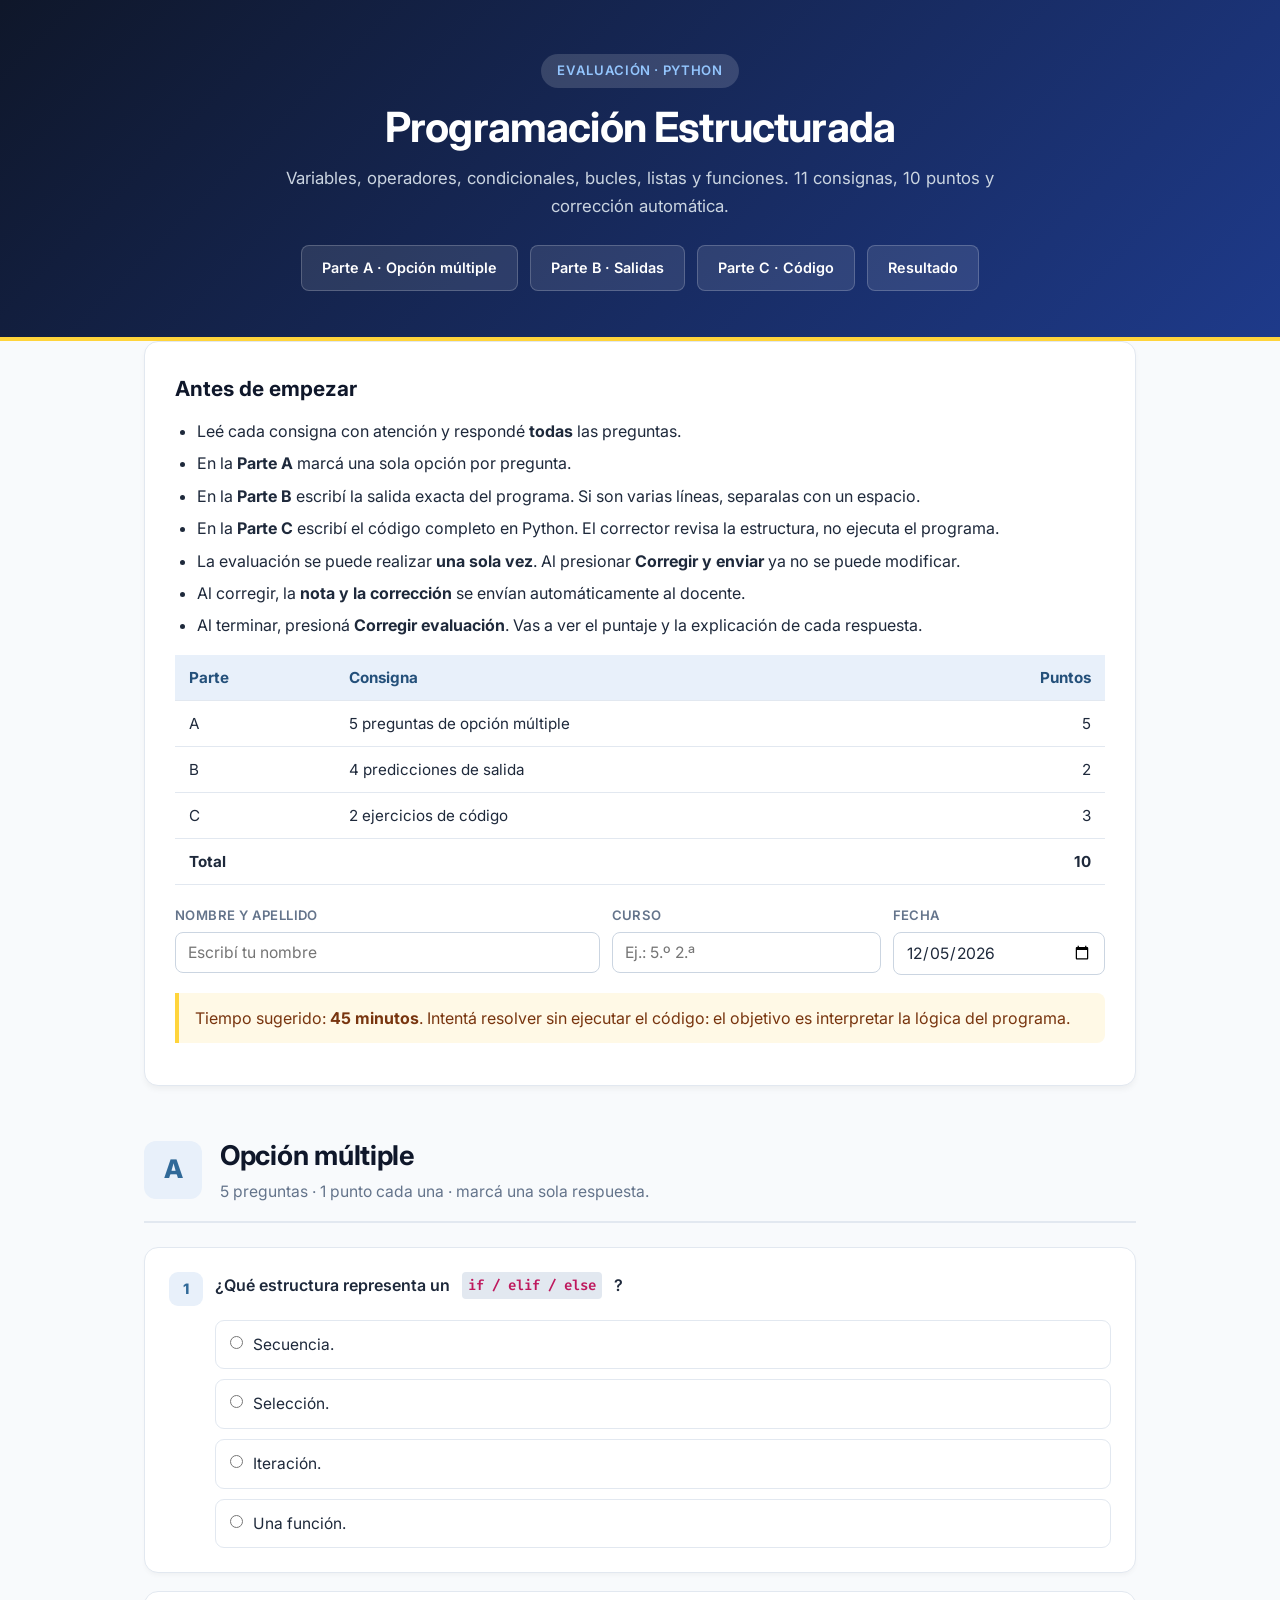
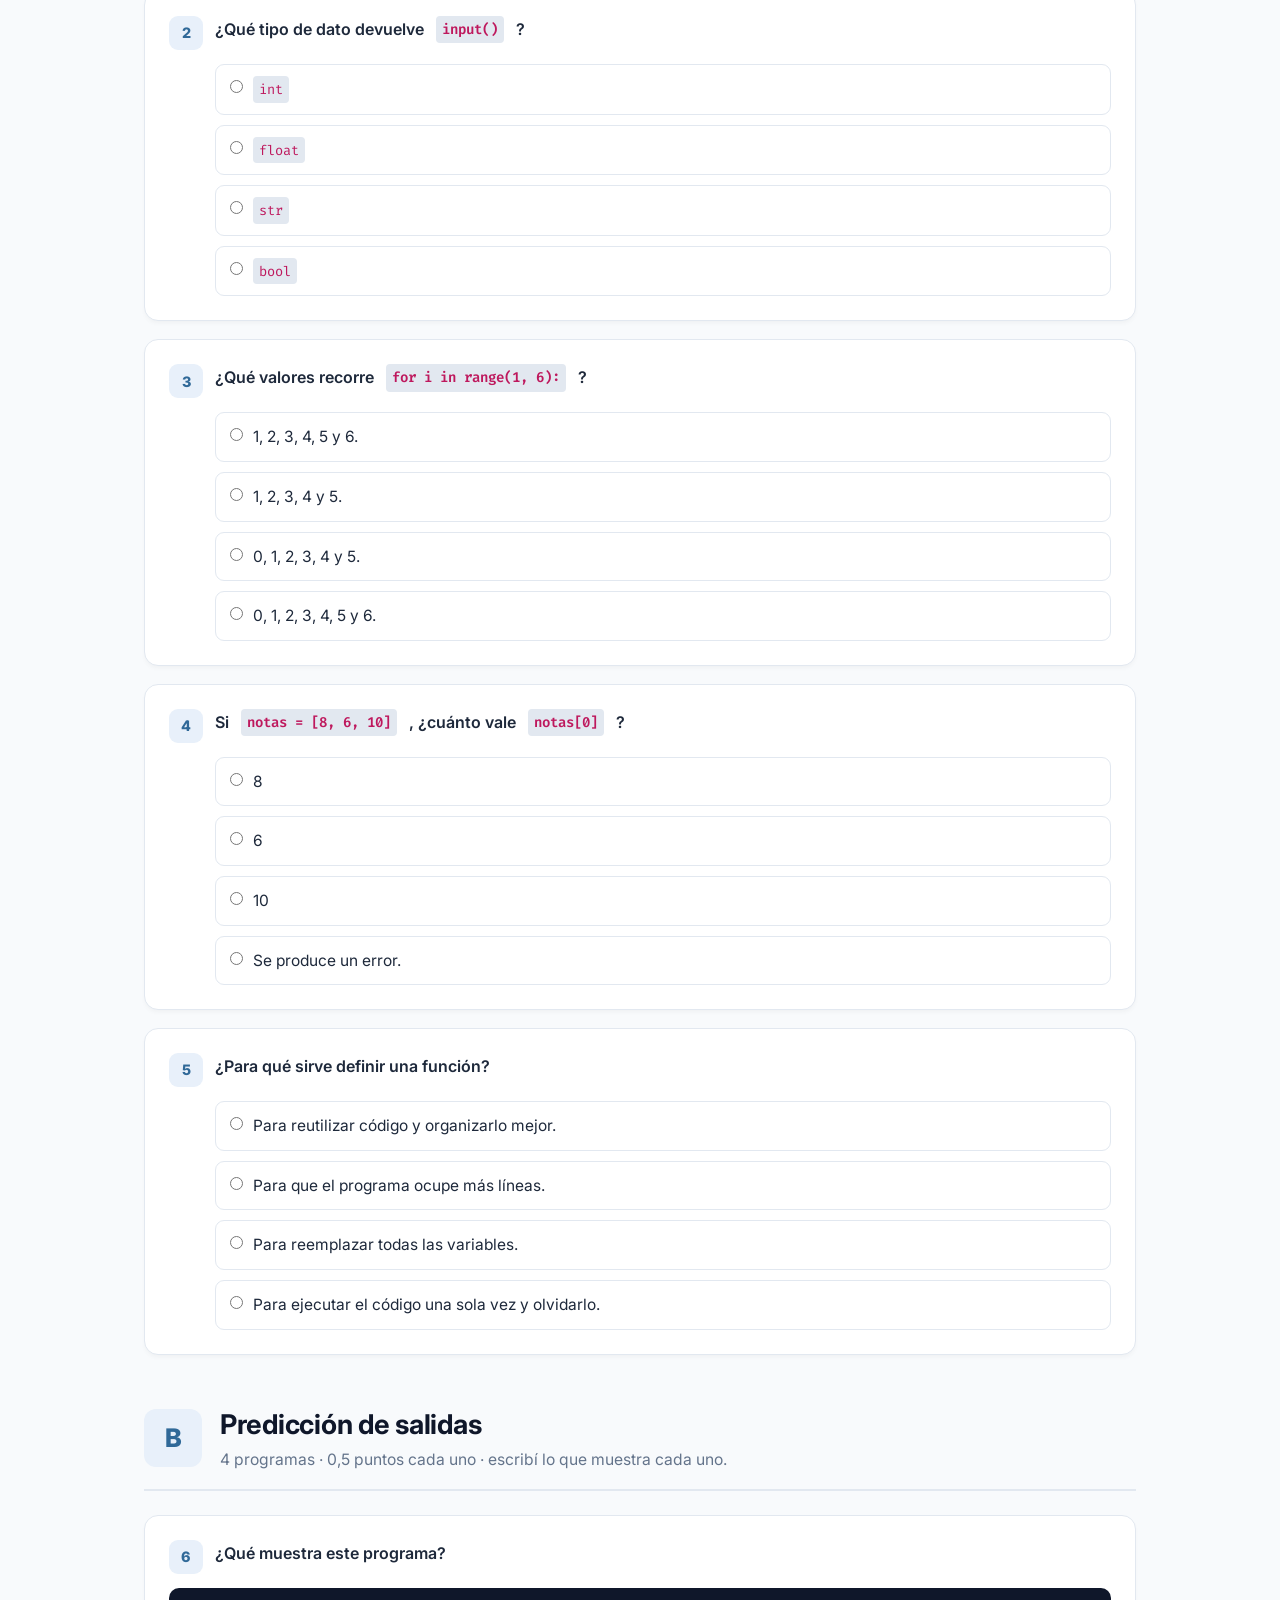
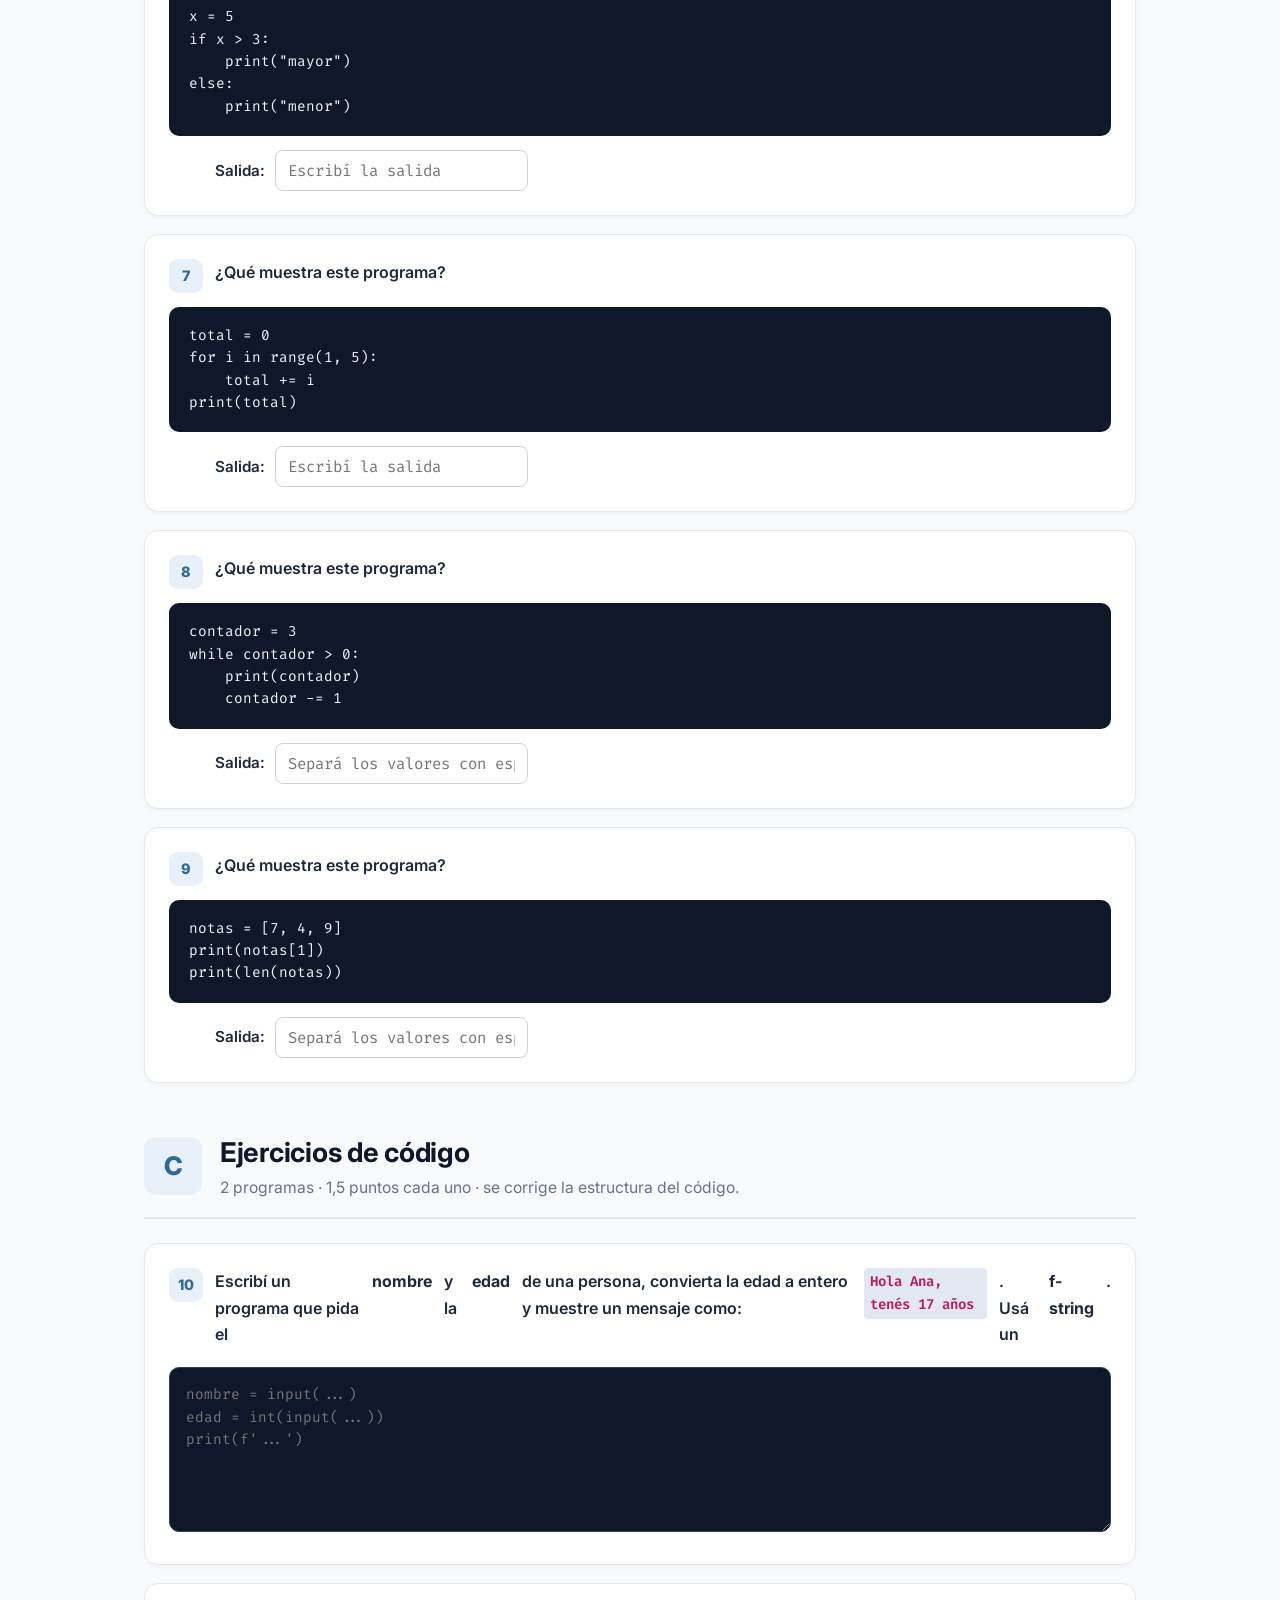
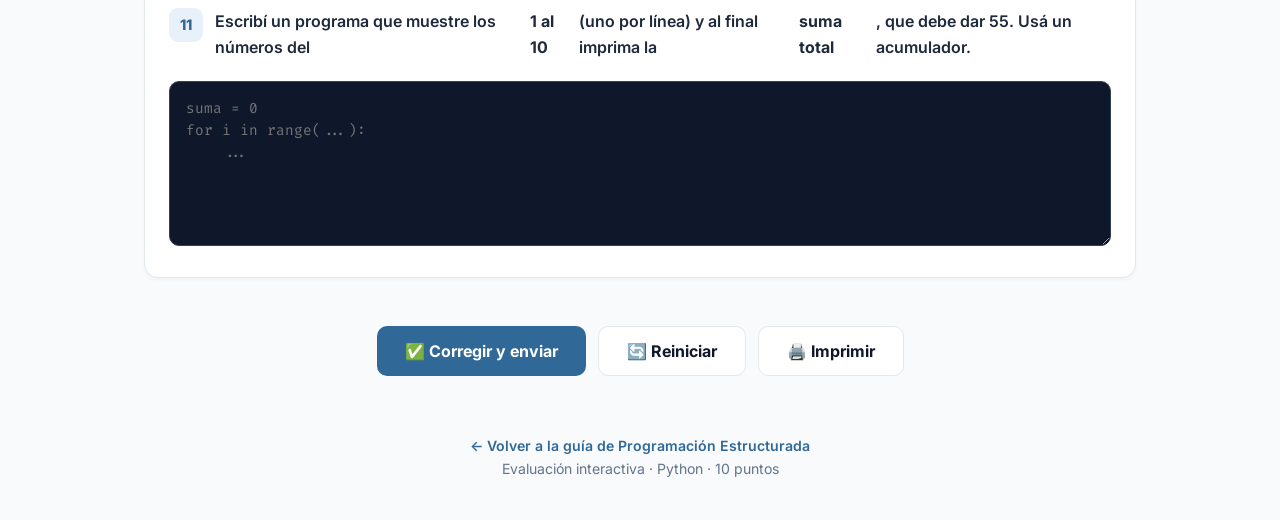
<file: index.html>
<!DOCTYPE html>
<html lang="es">
<head>
    <meta charset="UTF-8">
    <meta name="viewport" content="width=device-width, initial-scale=1.0">
    <title>Evaluación · Programación Estructurada en Python</title>
    <link rel="preconnect" href="https://fonts.googleapis.com">
    <link rel="preconnect" href="https://fonts.gstatic.com" crossorigin>
    <link href="https://fonts.googleapis.com/css2?family=Fira+Code:wght@400;600&family=Inter:wght@400;500;600;700;800&display=swap" rel="stylesheet">
    <style>
        :root {
            --python-blue: #306998;
            --python-blue-dark: #24507a;
            --python-blue-light: #e8f0fa;
            --python-yellow: #ffd43b;
            --python-yellow-light: #fff9e6;
            --secondary: #0f172a;
            --accent: #0ea5e9;
            --accent-light: #e0f2fe;
            --bg-page: #f8fafc;
            --bg-card: #ffffff;
            --text-main: #1e293b;
            --text-muted: #64748b;
            --border: #e2e8f0;
            --code-bg: #0f172a;
            --code-text: #f1f5f9;
            --success: #22c55e;
            --warning: #f59e0b;
            --danger: #ef4444;
        }

        * { margin: 0; padding: 0; box-sizing: border-box; }

        body {
            font-family: 'Inter', -apple-system, BlinkMacSystemFont, 'Segoe UI', Roboto, sans-serif;
            background-color: var(--bg-page);
            color: var(--text-main);
            line-height: 1.65;
            scroll-behavior: smooth;
        }

        .contenedor {
            max-width: 1040px;
            margin: 0 auto;
            padding: 0 24px;
        }

        /* ---------- Encabezado ---------- */
        .hero {
            background: linear-gradient(135deg, #0f172a 0%, #1e3a8a 100%);
            color: #ffffff;
            padding: 54px 0 46px;
            text-align: center;
            border-bottom: 4px solid var(--python-yellow);
        }

        .badge {
            display: inline-block;
            background: rgba(255, 255, 255, 0.15);
            color: #93c5fd;
            font-size: 0.82rem;
            font-weight: 600;
            padding: 6px 16px;
            border-radius: 9999px;
            text-transform: uppercase;
            letter-spacing: 0.05em;
            margin-bottom: 16px;
        }

        .hero h1 {
            font-size: 2.6rem;
            line-height: 1.15;
            letter-spacing: -0.02em;
            margin-bottom: 14px;
        }

        .hero .subtitulo {
            max-width: 730px;
            margin: 0 auto 24px;
            color: #cbd5e1;
            font-size: 1.05rem;
        }

        .nav-rapida {
            display: flex;
            justify-content: center;
            flex-wrap: wrap;
            gap: 12px;
        }

        .btn-enlace {
            background-color: rgba(255, 255, 255, 0.1);
            color: #ffffff;
            text-decoration: none;
            font-size: 0.9rem;
            font-weight: 600;
            padding: 10px 20px;
            border-radius: 8px;
            border: 1px solid rgba(255, 255, 255, 0.2);
            transition: all 0.2s ease;
        }

        .btn-enlace:hover {
            background-color: #ffffff;
            color: var(--secondary);
            transform: translateY(-2px);
            box-shadow: 0 4px 12px rgba(0, 0, 0, 0.15);
        }

        main { padding: 46px 0 70px; }

        .bloque { margin-bottom: 48px; }

        .encabezado-seccion {
            display: flex;
            align-items: center;
            gap: 18px;
            margin-bottom: 24px;
            border-bottom: 2px solid var(--border);
            padding-bottom: 16px;
        }

        .numero-paso {
            font-size: 1.6rem;
            font-weight: 800;
            color: var(--python-blue);
            background-color: var(--python-blue-light);
            width: 58px;
            height: 58px;
            display: flex;
            align-items: center;
            justify-content: center;
            border-radius: 12px;
            flex-shrink: 0;
        }

        .encabezado-seccion h2 {
            font-size: 1.7rem;
            color: var(--secondary);
            letter-spacing: -0.01em;
        }

        .encabezado-seccion p { color: var(--text-muted); font-size: 0.98rem; }

        /* ---------- Tarjetas ---------- */
        .tarjeta {
            background-color: var(--bg-card);
            border-radius: 14px;
            padding: 30px;
            margin-bottom: 22px;
            border: 1px solid var(--border);
            box-shadow: 0 4px 6px -1px rgba(0, 0, 0, 0.05);
        }

        .tarjeta h3 { color: var(--secondary); font-size: 1.3rem; margin-bottom: 12px; }
        .tarjeta p { margin-bottom: 12px; font-size: 1rem; }
        .tarjeta ul, .tarjeta ol { margin-left: 22px; }
        .tarjeta li { margin-bottom: 6px; }

        .tabla-puntos {
            width: 100%;
            border-collapse: collapse;
            margin-top: 16px;
            font-size: 0.95rem;
        }

        .tabla-puntos th, .tabla-puntos td {
            padding: 10px 14px;
            border-bottom: 1px solid var(--border);
            text-align: left;
        }

        .tabla-puntos th { background: var(--python-blue-light); color: var(--python-blue-dark); }
        .tabla-puntos td:last-child, .tabla-puntos th:last-child { text-align: right; }

        .datos-alumno {
            display: grid;
            grid-template-columns: 2fr 1fr 1fr;
            gap: 12px;
            margin-top: 20px;
        }

        .datos-alumno label {
            display: flex;
            flex-direction: column;
            gap: 5px;
            font-size: 0.82rem;
            font-weight: 600;
            color: var(--text-muted);
            text-transform: uppercase;
            letter-spacing: 0.03em;
        }

        .datos-alumno input {
            font-family: inherit;
            font-size: 0.98rem;
            padding: 10px 12px;
            border: 1px solid #cbd5e1;
            border-radius: 8px;
            color: var(--text-main);
            background: #fff;
        }

        .datos-alumno input:focus {
            outline: none;
            border-color: var(--accent);
            box-shadow: 0 0 0 3px rgba(14, 165, 233, 0.15);
        }

        /* ---------- Preguntas ---------- */
        .pregunta {
            background-color: var(--bg-card);
            border: 1px solid var(--border);
            border-radius: 14px;
            padding: 24px;
            margin-bottom: 18px;
            box-shadow: 0 3px 5px -1px rgba(0, 0, 0, 0.04);
            transition: border-color 0.2s ease, background-color 0.2s ease;
        }

        .enunciado {
            display: flex;
            align-items: flex-start;
            gap: 12px;
            font-weight: 600;
            font-size: 1rem;
            margin-bottom: 14px;
        }

        .num-preg {
            background: var(--python-blue-light);
            color: var(--python-blue);
            font-weight: 800;
            min-width: 34px;
            height: 34px;
            border-radius: 9px;
            display: inline-flex;
            align-items: center;
            justify-content: center;
            flex-shrink: 0;
            font-size: 0.9rem;
        }

        .opciones {
            display: grid;
            gap: 10px;
            margin-left: 46px;
        }

        .opciones label {
            display: flex;
            gap: 10px;
            align-items: flex-start;
            padding: 11px 14px;
            border: 1px solid var(--border);
            border-radius: 9px;
            cursor: pointer;
            transition: all 0.15s ease;
            font-size: 0.97rem;
        }

        .opciones label:hover {
            background: var(--python-blue-light);
            border-color: #bfdbfe;
        }

        .opciones input {
            margin-top: 4px;
            accent-color: var(--python-blue);
            flex-shrink: 0;
        }

        .opciones label.opcion-correcta {
            background: #dcfce7;
            border-color: #22c55e;
            font-weight: 600;
        }

        .opciones label.opcion-elegida-mal {
            background: #fee2e2;
            border-color: #ef4444;
        }

        .pregunta.correcta { border-color: #86efac; background: #f0fdf4; }
        .pregunta.incorrecta { border-color: #fca5a5; background: #fef2f2; }

        .explicacion {
            display: none;
            margin: 16px 0 0 46px;
            padding: 12px 16px;
            background: #f8fafc;
            border-left: 4px solid var(--accent);
            border-radius: 0 8px 8px 0;
            font-size: 0.93rem;
            color: #334155;
        }

        body.calificado .explicacion { display: block; }

        /* ---------- Salidas ---------- */
        .campo-salida {
            margin: 14px 0 0 46px;
            display: flex;
            gap: 10px;
            align-items: center;
            flex-wrap: wrap;
            font-weight: 600;
            font-size: 0.95rem;
        }

        .campo-salida input {
            font-family: 'Fira Code', Consolas, monospace;
            font-size: 0.98rem;
            padding: 9px 12px;
            border: 1px solid #cbd5e1;
            border-radius: 8px;
            min-width: 230px;
            color: var(--text-main);
        }

        .campo-salida input:focus {
            outline: none;
            border-color: var(--accent);
            box-shadow: 0 0 0 3px rgba(14, 165, 233, 0.15);
        }

        .salida.correcta input { border-color: var(--success); background: #f0fdf4; }
        .salida.incorrecta input { border-color: var(--danger); background: #fef2f2; }

        /* ---------- Código ---------- */
        pre {
            background-color: var(--code-bg);
            color: var(--code-text);
            padding: 18px 20px;
            border-radius: 10px;
            overflow-x: auto;
            margin: 14px 0;
            font-family: 'Fira Code', Consolas, monospace;
            font-size: 0.9rem;
            line-height: 1.55;
        }

        pre code {
            background: transparent;
            color: inherit;
            padding: 0;
            font-size: inherit;
        }

        code {
            font-family: 'Fira Code', Consolas, monospace;
            background-color: #e2e8f0;
            color: #be185d;
            padding: 2px 6px;
            border-radius: 4px;
            font-size: 0.88em;
        }

        .editor {
            width: 100%;
            min-height: 165px;
            font-family: 'Fira Code', Consolas, monospace;
            font-size: 0.9rem;
            line-height: 1.55;
            padding: 16px;
            border-radius: 10px;
            border: 1px solid #334155;
            background: var(--code-bg);
            color: var(--code-text);
            resize: vertical;
            margin-top: 6px;
            tab-size: 4;
        }

        .editor:focus {
            outline: none;
            border-color: var(--accent);
            box-shadow: 0 0 0 3px rgba(14, 165, 233, 0.2);
        }

        .resultado-codigo {
            display: none;
            margin-top: 14px;
            padding: 14px 18px;
            border-radius: 10px;
            background: #f8fafc;
            border: 1px solid var(--border);
        }

        body.calificado .resultado-codigo { display: block; }

        .resultado-codigo ul { list-style: none; margin: 8px 0 0; padding: 0; }
        .resultado-codigo li { padding: 3px 0; font-size: 0.92rem; }
        .resultado-codigo .ok { color: #15803d; }
        .resultado-codigo .fail { color: #b91c1c; }
        .puntos-code { color: var(--python-blue-dark); font-size: 1rem; }

        .solucion { display: none; margin-top: 14px; }
        body.calificado .solucion { display: block; }
        .solucion summary { cursor: pointer; font-weight: 600; color: var(--python-blue); }
        .solucion pre { margin-top: 10px; }

        /* ---------- Acciones y resultado ---------- */
        .acciones {
            display: flex;
            gap: 12px;
            flex-wrap: wrap;
            justify-content: center;
            margin: 34px 0;
        }

        .btn {
            border: none;
            border-radius: 10px;
            padding: 14px 28px;
            font-size: 1rem;
            font-weight: 700;
            cursor: pointer;
            font-family: inherit;
            transition: all 0.2s ease;
        }

        .btn-primario { background: var(--python-blue); color: #ffffff; }
        .btn-primario:hover { background: var(--python-blue-dark); transform: translateY(-1px); }

        .btn-secundario {
            background: #ffffff;
            color: var(--secondary);
            border: 1px solid var(--border);
        }

        .btn-secundario:hover { background: #f1f5f9; }

        .resultado {
            display: none;
            background: #ffffff;
            border: 2px solid var(--python-blue);
            border-radius: 16px;
            padding: 32px;
            text-align: center;
            box-shadow: 0 10px 25px -5px rgba(48, 105, 152, 0.2);
            scroll-margin-top: 20px;
        }

        .resultado.visible { display: block; }

        .puntaje-grande {
            font-size: 3.6rem;
            font-weight: 800;
            color: var(--python-blue);
            line-height: 1;
        }

        .puntaje-grande small {
            font-size: 1.3rem;
            color: var(--text-muted);
            font-weight: 600;
        }

        .barra {
            height: 14px;
            background: #e2e8f0;
            border-radius: 999px;
            overflow: hidden;
            margin: 18px auto 10px;
            max-width: 520px;
        }

        .barra-fill {
            height: 100%;
            width: 0;
            background: linear-gradient(90deg, #0ea5e9, #22c55e);
            transition: width 0.6s ease;
        }

        #mensaje { font-size: 1.05rem; font-weight: 600; margin-top: 8px; }

        .desglose {
            display: flex;
            justify-content: center;
            gap: 26px;
            flex-wrap: wrap;
            margin-top: 20px;
            font-size: 0.95rem;
            color: var(--text-muted);
        }

        .desglose b { color: var(--secondary); }

        .nota {
            margin-top: 18px;
            padding: 12px 16px;
            background: var(--python-yellow-light);
            border-left: 4px solid var(--python-yellow);
            border-radius: 0 8px 8px 0;
            font-size: 0.9rem;
            color: #78350f;
        }

        footer {
            text-align: center;
            color: var(--text-muted);
            font-size: 0.88rem;
            padding: 24px 0 40px;
        }

        footer a { color: var(--python-blue); font-weight: 600; text-decoration: none; }
        footer a:hover { text-decoration: underline; }

        /* ---------- Aviso de envío y bloqueo ---------- */
        .aviso-envio {
            display: none;
            background: #f0fdf4;
            border: 1px solid #86efac;
            color: #166534;
            border-radius: 12px;
            padding: 16px 20px;
            margin: 0 0 26px;
            font-size: 0.95rem;
            line-height: 1.6;
        }

        .aviso-envio.visible { display: block; }
        .aviso-envio.error { background: #fef2f2; border-color: #fca5a5; color: #991b1b; }

        .estado-envio {
            display: none;
            margin-top: 14px;
            font-size: 0.95rem;
            font-weight: 600;
            color: var(--text-muted);
        }

        body.calificado .estado-envio { display: block; }
        .estado-envio.ok { color: #15803d; }
        .estado-envio.fail { color: #b91c1c; }
        .estado-envio a { color: inherit; }

        .resumen-errores {
            display: none;
            margin: 18px auto 0;
            max-width: 660px;
            text-align: left;
            background: #fffbeb;
            border: 1px solid #fde68a;
            border-radius: 10px;
            padding: 14px 18px;
            font-size: 0.93rem;
            color: #78350f;
            line-height: 1.6;
        }

        body.calificado .resumen-errores { display: block; }
        .resumen-errores.sin-errores { background: #f0fdf4; border-color: #86efac; color: #166534; }
        .resumen-errores b { color: inherit; }

        body.enviada .pregunta { border-color: #cbd5e1; }
        body.enviada input:disabled,
        body.enviada textarea:disabled { background: #f1f5f9; color: #475569; cursor: not-allowed; }
        body.enviada .editor:disabled { background: #0f172a; color: #94a3b8; }

        @media (max-width: 700px) {
            .hero h1 { font-size: 2rem; }
            .datos-alumno { grid-template-columns: 1fr; }
            .opciones, .explicacion, .campo-salida { margin-left: 0; }
            .pregunta { padding: 18px; }
            .tarjeta { padding: 22px; }
        }

        @media print {
            .no-print { display: none !important; }
            body { background: #ffffff; }
            .hero { padding: 26px 0; -webkit-print-color-adjust: exact; print-color-adjust: exact; }
            .hero .nav-rapida { display: none; }
            .bloque { margin-bottom: 26px; }
            .tarjeta, .pregunta, .resultado { box-shadow: none; break-inside: avoid; }
            .editor { min-height: 130px; white-space: pre-wrap; }
            .pregunta { page-break-inside: avoid; }
            a[href]::after { content: ""; }
        }
    </style>
</head>
<body>

<header class="hero">
    <div class="contenedor">
        <span class="badge">Evaluación · Python</span>
        <h1>Programación Estructurada</h1>
        <p class="subtitulo">
            Variables, operadores, condicionales, bucles, listas y funciones.
            11 consignas, 10 puntos y corrección automática.
        </p>
        <div class="nav-rapida">
            <a href="#parte-a" class="btn-enlace">Parte A · Opción múltiple</a>
            <a href="#parte-b" class="btn-enlace">Parte B · Salidas</a>
            <a href="#parte-c" class="btn-enlace">Parte C · Código</a>
            <a href="#resultado" class="btn-enlace">Resultado</a>
        </div>
    </div>
</header>

<main class="contenedor">

    <!-- ================= INSTRUCCIONES ================= -->
    <section class="bloque">
        <div class="tarjeta">
            <h3>Antes de empezar</h3>
            <ul>
                <li>Leé cada consigna con atención y respondé <strong>todas</strong> las preguntas.</li>
                <li>En la <strong>Parte A</strong> marcá una sola opción por pregunta.</li>
                <li>En la <strong>Parte B</strong> escribí la salida exacta del programa. Si son varias líneas, separalas con un espacio.</li>
                <li>En la <strong>Parte C</strong> escribí el código completo en Python. El corrector revisa la estructura, no ejecuta el programa.</li>
                <li>La evaluación se puede realizar <strong>una sola vez</strong>. Al presionar <strong>Corregir y enviar</strong> ya no se puede modificar.</li>
                <li>Al corregir, la <strong>nota y la corrección</strong> se envían automáticamente al docente.</li>
                <li>Al terminar, presioná <strong>Corregir evaluación</strong>. Vas a ver el puntaje y la explicación de cada respuesta.</li>
            </ul>

            <table class="tabla-puntos">
                <thead>
                    <tr><th>Parte</th><th>Consigna</th><th>Puntos</th></tr>
                </thead>
                <tbody>
                    <tr><td>A</td><td>5 preguntas de opción múltiple</td><td>5</td></tr>
                    <tr><td>B</td><td>4 predicciones de salida</td><td>2</td></tr>
                    <tr><td>C</td><td>2 ejercicios de código</td><td>3</td></tr>
                    <tr><td colspan="2"><strong>Total</strong></td><td><strong>10</strong></td></tr>
                </tbody>
            </table>

            <div class="datos-alumno">
                <label>Nombre y apellido
                    <input type="text" id="alumno-nombre" placeholder="Escribí tu nombre">
                </label>
                <label>Curso
                    <input type="text" id="alumno-curso" placeholder="Ej.: 5.º 2.ª">
                </label>
                <label>Fecha
                    <input type="date" id="alumno-fecha">
                </label>
            </div>

            <p class="nota">
                Tiempo sugerido: <strong>45 minutos</strong>. Intentá resolver sin ejecutar el código:
                el objetivo es interpretar la lógica del programa.
            </p>
        </div>
    </section>

    <!-- ================= PARTE A ================= -->
    <section class="bloque" id="parte-a">
        <div class="encabezado-seccion">
            <span class="numero-paso">A</span>
            <div>
                <h2>Opción múltiple</h2>
                <p>5 preguntas · 1 punto cada una · marcá una sola respuesta.</p>
            </div>
        </div>

        <article class="pregunta mc" data-correcta="b">
            <p class="enunciado"><span class="num-preg">1</span>
                ¿Qué estructura representa un <code>if / elif / else</code>?</p>
            <div class="opciones">
                <label data-op="a"><input type="radio" name="a2" value="a"> Secuencia.</label>
                <label data-op="b"><input type="radio" name="a2" value="b"> Selección.</label>
                <label data-op="c"><input type="radio" name="a2" value="c"> Iteración.</label>
                <label data-op="d"><input type="radio" name="a2" value="d"> Una función.</label>
            </div>
            <p class="explicacion">El <code>if</code> elige qué bloque ejecutar según una condición: es una estructura de <strong>selección</strong>.</p>
        </article>

        <article class="pregunta mc" data-correcta="c">
            <p class="enunciado"><span class="num-preg">2</span>
                ¿Qué tipo de dato devuelve <code>input()</code>?</p>
            <div class="opciones">
                <label data-op="a"><input type="radio" name="a5" value="a"> <code>int</code></label>
                <label data-op="b"><input type="radio" name="a5" value="b"> <code>float</code></label>
                <label data-op="c"><input type="radio" name="a5" value="c"> <code>str</code></label>
                <label data-op="d"><input type="radio" name="a5" value="d"> <code>bool</code></label>
            </div>
            <p class="explicacion"><code>input()</code> siempre devuelve texto (<code>str</code>). Si necesitás un número, convertilo con <code>int()</code> o <code>float()</code>.</p>
        </article>

        <article class="pregunta mc" data-correcta="b">
            <p class="enunciado"><span class="num-preg">3</span>
                ¿Qué valores recorre <code>for i in range(1, 6):</code>?</p>
            <div class="opciones">
                <label data-op="a"><input type="radio" name="a6" value="a"> 1, 2, 3, 4, 5 y 6.</label>
                <label data-op="b"><input type="radio" name="a6" value="b"> 1, 2, 3, 4 y 5.</label>
                <label data-op="c"><input type="radio" name="a6" value="c"> 0, 1, 2, 3, 4 y 5.</label>
                <label data-op="d"><input type="radio" name="a6" value="d"> 0, 1, 2, 3, 4, 5 y 6.</label>
            </div>
            <p class="explicacion"><code>range(inicio, fin)</code> incluye el inicio y <strong>excluye el fin</strong>: llega hasta 5.</p>
        </article>

        <article class="pregunta mc" data-correcta="a">
            <p class="enunciado"><span class="num-preg">4</span>
                Si <code>notas = [8, 6, 10]</code>, ¿cuánto vale <code>notas[0]</code>?</p>
            <div class="opciones">
                <label data-op="a"><input type="radio" name="a7" value="a"> 8</label>
                <label data-op="b"><input type="radio" name="a7" value="b"> 6</label>
                <label data-op="c"><input type="radio" name="a7" value="c"> 10</label>
                <label data-op="d"><input type="radio" name="a7" value="d"> Se produce un error.</label>
            </div>
            <p class="explicacion">Los índices de una lista empiezan en <strong>0</strong>: <code>notas[0]</code> es el primer elemento, 8.</p>
        </article>

        <article class="pregunta mc" data-correcta="a">
            <p class="enunciado"><span class="num-preg">5</span>
                ¿Para qué sirve definir una función?</p>
            <div class="opciones">
                <label data-op="a"><input type="radio" name="a10" value="a"> Para reutilizar código y organizarlo mejor.</label>
                <label data-op="b"><input type="radio" name="a10" value="b"> Para que el programa ocupe más líneas.</label>
                <label data-op="c"><input type="radio" name="a10" value="c"> Para reemplazar todas las variables.</label>
                <label data-op="d"><input type="radio" name="a10" value="d"> Para ejecutar el código una sola vez y olvidarlo.</label>
            </div>
            <p class="explicacion">Una función agrupa instrucciones bajo un nombre y permite <strong>reutilizarlas</strong> sin repetir el código.</p>
        </article>
    </section>

    <!-- ================= PARTE B ================= -->
    <section class="bloque" id="parte-b">
        <div class="encabezado-seccion">
            <span class="numero-paso">B</span>
            <div>
                <h2>Predicción de salidas</h2>
                <p>4 programas · 0,5 puntos cada uno · escribí lo que muestra cada uno.</p>
            </div>
        </div>

        <article class="pregunta salida" data-aceptadas="mayor">
            <p class="enunciado"><span class="num-preg">6</span>
                ¿Qué muestra este programa?</p>
            <pre><code>x = 5
if x &gt; 3:
    print("mayor")
else:
    print("menor")</code></pre>
            <label class="campo-salida">Salida:
                <input type="text" id="b1" autocomplete="off" placeholder="Escribí la salida">
            </label>
            <p class="explicacion">Como 5 es mayor que 3, se ejecuta el <code>if</code>: la salida es <strong>mayor</strong>.</p>
        </article>

        <article class="pregunta salida" data-aceptadas="10">
            <p class="enunciado"><span class="num-preg">7</span>
                ¿Qué muestra este programa?</p>
            <pre><code>total = 0
for i in range(1, 5):
    total += i
print(total)</code></pre>
            <label class="campo-salida">Salida:
                <input type="text" id="b2" autocomplete="off" placeholder="Escribí la salida">
            </label>
            <p class="explicacion">Suma 1 + 2 + 3 + 4. El <code>range(1, 5)</code> no incluye el 5: la salida es <strong>10</strong>.</p>
        </article>

        <article class="pregunta salida" data-aceptadas="3 2 1">
            <p class="enunciado"><span class="num-preg">8</span>
                ¿Qué muestra este programa?</p>
            <pre><code>contador = 3
while contador &gt; 0:
    print(contador)
    contador -= 1</code></pre>
            <label class="campo-salida">Salida:
                <input type="text" id="b3" autocomplete="off" placeholder="Separá los valores con espacios">
            </label>
            <p class="explicacion">El bucle imprime 3, luego 2 y luego 1. La salida es <strong>3 2 1</strong> (uno por línea).</p>
        </article>

        <article class="pregunta salida" data-aceptadas="4 3">
            <p class="enunciado"><span class="num-preg">9</span>
                ¿Qué muestra este programa?</p>
            <pre><code>notas = [7, 4, 9]
print(notas[1])
print(len(notas))</code></pre>
            <label class="campo-salida">Salida:
                <input type="text" id="b4" autocomplete="off" placeholder="Separá los valores con espacios">
            </label>
            <p class="explicacion"><code>notas[1]</code> es 4 y <code>len(notas)</code> es 3. La salida es <strong>4 3</strong> (una línea cada uno).</p>
        </article>
    </section>

    <!-- ================= PARTE C ================= -->
    <section class="bloque" id="parte-c">
        <div class="encabezado-seccion">
            <span class="numero-paso">C</span>
            <div>
                <h2>Ejercicios de código</h2>
                <p>2 programas · 1,5 puntos cada uno · se corrige la estructura del código.</p>
            </div>
        </div>

        <article class="pregunta codigo" data-ejercicio="c1">
            <p class="enunciado"><span class="num-preg">10</span>
                Escribí un programa que pida el <strong>nombre</strong> y la <strong>edad</strong> de una persona,
                convierta la edad a entero y muestre un mensaje como:
                <code>Hola Ana, tenés 17 años</code>. Usá un <strong>f-string</strong>.</p>
            <textarea class="editor" id="c1" spellcheck="false" placeholder="nombre = input(...)&#10;edad = int(input(...))&#10;print(f'...')"></textarea>
            <div class="resultado-codigo" id="res-c1"></div>
            <details class="solucion">
                <summary>Ver una solución de referencia</summary>
                <pre><code>nombre = input("Nombre: ")
edad = int(input("Edad: "))
print(f"Hola {nombre}, tenés {edad} años")</code></pre>
            </details>
        </article>

        <article class="pregunta codigo" data-ejercicio="c2">
            <p class="enunciado"><span class="num-preg">11</span>
                Escribí un programa que muestre los números del <strong>1 al 10</strong> (uno por línea)
                y al final imprima la <strong>suma total</strong>, que debe dar 55. Usá un acumulador.</p>
            <textarea class="editor" id="c2" spellcheck="false" placeholder="suma = 0&#10;for i in range(...):&#10;    ..."></textarea>
            <div class="resultado-codigo" id="res-c2"></div>
            <details class="solucion">
                <summary>Ver una solución de referencia</summary>
                <pre><code>suma = 0
for i in range(1, 11):
    print(i)
    suma += i
print("Suma total:", suma)</code></pre>
            </details>
        </article>
    </section>

    <!-- ================= RESULTADO ================= -->
    <div class="acciones no-print">
        <button type="button" class="btn btn-primario" id="btn-corregir">✅ Corregir y enviar</button>
        <button type="button" class="btn btn-secundario" id="btn-reiniciar">🔄 Reiniciar</button>
        <button type="button" class="btn btn-secundario" id="btn-imprimir">🖨️ Imprimir</button>
    </div>

    <div class="aviso-envio" id="aviso-envio" role="status"></div>

    <section class="resultado" id="resultado" aria-live="polite">
        <div class="puntaje-grande"><span id="puntaje-total">0</span><small> / 10 puntos</small></div>
        <div class="barra"><div class="barra-fill" id="barra-fill"></div></div>
        <p id="mensaje">Corregí la evaluación para ver tu puntaje.</p>
        <div class="desglose">
            <span>Parte A: <b id="puntos-a">0</b> / 5</span>
            <span>Parte B: <b id="puntos-b">0</b> / 2</span>
            <span>Parte C: <b id="puntos-c">0</b> / 3</span>
        </div>
        <div class="resumen-errores" id="resumen-errores"></div>
        <p class="nota no-print" id="nota-resultado" style="display:none;">
            Las respuestas correctas y las soluciones de referencia ya están visibles en cada consigna.
        </p>
        <p class="estado-envio" id="estado-envio"></p>
    </section>

    <footer>
        <p><a href="guia.html">← Volver a la guía de Programación Estructurada</a></p>
        <p>Evaluación interactiva · Python · 10 puntos</p>
    </footer>

</main>

<script>
(function () {
    'use strict';

    var MAX_PUNTOS = 10;
    var PUNTOS_POR_SALIDA = 0.5;
    var CORREO_DOCENTE = atob('dGVjbmljYXVub2RvY2tlQGdtYWlsLmNvbQ==');
    var CLAVE_ENVIO = 'evaluacion_python_10_enviada_v1';
    var bloqueada = false;

    /* ---------- Configuración de los ejercicios de código ---------- */
    function variableAcumuladora(codigo) {
        var m = codigo.match(/\b([a-z_][a-z0-9_]*)\s*=\s*0\b/);
        return m ? m[1] : null;
    }

    var EJERCICIOS = {
        c1: [
            { d: 'Pide al menos dos datos con input()', f: function (c) { return (c.match(/\binput\s*\(/g) || []).length >= 2; } },
            { d: 'Convierte la edad con int()', f: function (c) { return /\bint\s*\(/.test(c); } },
            { d: 'Usa un f-string', f: function (c) { return /\bf\s*["']/.test(c); } },
            { d: 'Muestra el mensaje con print()', f: function (c) { return /\bprint\s*\(/.test(c); } },
            { d: 'Incluye el nombre y la edad en el mensaje', f: function (c) { return /nombre/.test(c) && /edad/.test(c); } }
        ],
        c2: [
            { d: 'Usa un bucle for o while', f: function (c) { return /\b(for|while)\b/.test(c); } },
            { d: 'Recorre del 1 al 10', f: function (c) { return /range\s*\(\s*1\s*,\s*11\s*\)/.test(c) || /range\s*\(\s*(0\s*,\s*)?10\s*\)/.test(c) || /while[^\n]*<=\s*10/.test(c); } },
            { d: 'Inicializa un acumulador en 0 (puede llamarse a, suma, total...)', f: function (c) { return variableAcumuladora(c) !== null; } },
            { d: 'Acumula con += o con variable = variable + ...', f: function (c) { return /\+=/.test(c) || /\b([a-z_]\w*)\s*=\s*\1\s*\+/.test(c); } },
            { d: 'Imprime los números y el total', f: function (c) { return (c.match(/\bprint\s*\(/g) || []).length >= 2; } },
            { d: 'Imprime el acumulador al final', f: function (c) {
                var v = variableAcumuladora(c);
                if (!v) return false;
                return new RegExp('\\bprint\\s*\\([^)]*\\b' + v + '\\b').test(c);
            } }
        ]
    };

    var PUNTOS_POR_EJERCICIO = 1.5;

    /* ---------- Utilidades ---------- */
    function normalizar(texto) {
        return texto
            .toString()
            .normalize('NFD')
            .replace(/[\u0300-\u036f]/g, '')
            .toLowerCase()
            .replace(/[.,;:!?¡¿"']/g, ' ')
            .replace(/\s+/g, ' ')
            .trim();
    }

    function formatear(n) {
        return Number.isInteger(n) ? String(n) : n.toFixed(1);
    }

    function redondear(n) {
        return Math.round(n * 10) / 10;
    }

    function numero(pregunta) {
        var el = pregunta.querySelector('.num-preg');
        return el ? el.textContent.trim() : '?';
    }

    function fechaLegible(iso) {
        try { return new Date(iso).toLocaleDateString('es-AR'); } catch (e) { return ''; }
    }

    /* ---------- Corrección ---------- */
    function evaluar() {
        var puntosA = 0;
        var puntosB = 0;
        var puntosC = 0;
        var erroresA = [];
        var erroresB = [];
        var erroresC = [];
        var lineas = [];
        var respuestas = { mc: {}, salidas: {}, codigo: {} };

        /* Parte A */
        document.querySelectorAll('.mc').forEach(function (pregunta) {
            var n = numero(pregunta);
            var correcta = pregunta.dataset.correcta;
            var marcada = pregunta.querySelector('input[type="radio"]:checked');
            var elegida = marcada ? marcada.value : null;

            pregunta.classList.remove('correcta', 'incorrecta');
            pregunta.querySelectorAll('.opciones label').forEach(function (label) {
                label.classList.remove('opcion-correcta', 'opcion-elegida-mal');
            });

            var labelCorrecta = pregunta.querySelector('.opciones label[data-op="' + correcta + '"]');
            if (labelCorrecta) labelCorrecta.classList.add('opcion-correcta');

            var textoCorrecta = labelCorrecta ? labelCorrecta.textContent.trim() : correcta;
            var textoElegida = '(sin responder)';
            if (marcada) {
                var labelElegida = marcada.closest('label');
                textoElegida = labelElegida ? labelElegida.textContent.trim() : elegida;
            }

            respuestas.mc[pregunta.querySelector('input').name] = elegida || '';

            if (elegida === correcta) {
                puntosA++;
                pregunta.classList.add('correcta');
            } else {
                pregunta.classList.add('incorrecta');
                erroresA.push(n);
                if (marcada) {
                    var labelMal = pregunta.querySelector('.opciones label[data-op="' + elegida + '"]');
                    if (labelMal) labelMal.classList.add('opcion-elegida-mal');
                }
            }

            lineas.push(n + ') Opción múltiple');
            lineas.push('   Respuesta: ' + textoElegida);
            lineas.push('   Correcta:  ' + textoCorrecta);
            lineas.push('   Resultado: ' + (elegida === correcta ? 'OK' : 'ERROR'));
        });

        /* Parte B */
        document.querySelectorAll('.salida').forEach(function (pregunta) {
            var n = numero(pregunta);
            var aceptadas = pregunta.dataset.aceptadas.split('|').map(normalizar);
            var campo = pregunta.querySelector('input');
            var valor = normalizar(campo.value);
            var ok = aceptadas.indexOf(valor) !== -1;

            respuestas.salidas[campo.id] = campo.value;

            pregunta.classList.remove('correcta', 'incorrecta');
            if (ok) {
                puntosB += PUNTOS_POR_SALIDA;
                pregunta.classList.add('correcta');
            } else {
                pregunta.classList.add('incorrecta');
                erroresB.push(valor === '' ? n + ' (sin responder)' : n);
            }

            lineas.push(n + ') Salida de programa');
            lineas.push('   Respuesta: ' + (campo.value.trim() || '(sin responder)'));
            lineas.push('   Esperada:  ' + pregunta.dataset.aceptadas.split('|')[0]);
            lineas.push('   Resultado: ' + (ok ? 'OK' : 'ERROR'));
        });

        /* Parte C */
        Object.keys(EJERCICIOS).forEach(function (id) {
            var area = document.getElementById(id);
            var contenedor = document.getElementById('res-' + id);
            if (!area || !contenedor) return;

            var codigo = area.value.toLowerCase();
            var checks = EJERCICIOS[id];
            var aprobados = 0;

            respuestas.codigo[id] = area.value;

            var items = checks.map(function (check) {
                var paso = false;
                try { paso = check.f(codigo); } catch (e) { paso = false; }
                if (paso) aprobados++;
                return '<li class="' + (paso ? 'ok' : 'fail') + '">' +
                    (paso ? '✔' : '✘') + ' ' + check.d + '</li>';
            }).join('');

            var puntos = (aprobados / checks.length) * PUNTOS_POR_EJERCICIO;
            puntosC += puntos;

            var card = area.closest('.pregunta');
            var n = card ? numero(card) : id;
            if (puntos < PUNTOS_POR_EJERCICIO) {
                erroresC.push(n + ' (faltan requisitos)');
            }

            contenedor.innerHTML =
                '<strong class="puntos-code">' + formatear(puntos) + ' / ' + PUNTOS_POR_EJERCICIO + ' puntos</strong>' +
                '<ul>' + items + '</ul>';

            lineas.push(n + ') Ejercicio de código (' + formatear(puntos) + ' / ' + PUNTOS_POR_EJERCICIO + ' puntos)');
            checks.forEach(function (check, i) {
                var paso = false;
                try { paso = check.f(codigo); } catch (e) { paso = false; }
                lineas.push('   ' + (paso ? 'OK: ' : 'FALTA: ') + check.d);
            });
            lineas.push('   Código enviado:');
            area.value.split('\n').forEach(function (l) {
                lineas.push('   ' + l);
            });
        });

        var total = redondear(puntosA + puntosB + puntosC);

        document.getElementById('puntaje-total').textContent = formatear(total);
        document.getElementById('puntos-a').textContent = puntosA;
        document.getElementById('puntos-b').textContent = formatear(redondear(puntosB));
        document.getElementById('puntos-c').textContent = formatear(redondear(puntosC));
        document.getElementById('barra-fill').style.width = (total / MAX_PUNTOS * 100) + '%';

        var mensaje;
        if (total >= 9) {
            mensaje = '🌟 Excelente. Dominás los fundamentos de la programación estructurada.';
        } else if (total >= 7) {
            mensaje = '✅ Muy bien. Tenés una base sólida; revisá los puntos marcados.';
        } else if (total >= 6) {
            mensaje = '👍 Aprobado. Repasá condicionales y bucles antes de avanzar.';
        } else {
            mensaje = '📚 A repasar. Volvé a la guía y practicá los ejercicios.';
        }
        document.getElementById('mensaje').textContent = mensaje;
        document.getElementById('nota-resultado').style.display = 'block';

        var partesError = [];
        if (erroresA.length) partesError.push('Preguntas ' + erroresA.join(', '));
        if (erroresB.length) partesError.push('Salidas ' + erroresB.join(', '));
        if (erroresC.length) partesError.push('Código ' + erroresC.join(', '));
        var erroresTexto = partesError.join(' · ');

        var resumen = document.getElementById('resumen-errores');
        if (!erroresTexto) {
            resumen.className = 'resumen-errores sin-errores';
            resumen.innerHTML = '🎯 <b>Sin errores.</b> Respondiste todo correctamente.';
        } else {
            resumen.className = 'resumen-errores';
            resumen.innerHTML = '⚠️ <b>Errores a revisar:</b> ' + erroresTexto +
                '. Mirá la explicación de cada consigna marcada en rojo.';
        }

        document.querySelector('.resultado').classList.add('visible');
        document.body.classList.add('calificado');

        return {
            total: total,
            puntosA: puntosA,
            puntosB: puntosB,
            puntosC: redondear(puntosC),
            erroresA: erroresA,
            erroresB: erroresB,
            erroresC: erroresC,
            erroresTexto: erroresTexto,
            detalle: lineas.join('\n'),
            respuestas: respuestas
        };
    }

    /* ---------- Guardado local (un solo intento) ---------- */
    function datosEnvio(res) {
        return {
            nombre: document.getElementById('alumno-nombre').value.trim(),
            curso: document.getElementById('alumno-curso').value.trim(),
            fecha: document.getElementById('alumno-fecha').value,
            total: res.total,
            puntosA: res.puntosA,
            puntosB: res.puntosB,
            puntosC: res.puntosC,
            erroresTexto: res.erroresTexto,
            detalle: res.detalle,
            respuestas: res.respuestas,
            momento: new Date().toISOString()
        };
    }

    function guardar(datos) {
        try { localStorage.setItem(CLAVE_ENVIO, JSON.stringify(datos)); } catch (e) { /* sin almacenamiento */ }
    }

    function leerGuardado() {
        try {
            var raw = localStorage.getItem(CLAVE_ENVIO);
            return raw ? JSON.parse(raw) : null;
        } catch (e) {
            return null;
        }
    }

    function restaurar(d) {
        if (!d) return;
        document.getElementById('alumno-nombre').value = d.nombre || '';
        document.getElementById('alumno-curso').value = d.curso || '';
        if (d.fecha) document.getElementById('alumno-fecha').value = d.fecha;

        Object.keys(d.respuestas.mc || {}).forEach(function (name) {
            var valor = d.respuestas.mc[name];
            var radio = document.querySelector('input[name="' + name + '"][value="' + valor + '"]');
            if (radio) radio.checked = true;
        });
        Object.keys(d.respuestas.salidas || {}).forEach(function (id) {
            var el = document.getElementById(id);
            if (el) el.value = d.respuestas.salidas[id];
        });
        Object.keys(d.respuestas.codigo || {}).forEach(function (id) {
            var el = document.getElementById(id);
            if (el) el.value = d.respuestas.codigo[id];
        });
    }

    function bloquear(mensaje) {
        bloqueada = true;
        document.body.classList.add('enviada');

        document.querySelectorAll('input, textarea').forEach(function (el) {
            el.disabled = true;
        });

        var corrige = document.getElementById('btn-corregir');
        var reinicia = document.getElementById('btn-reiniciar');
        if (corrige) corrige.style.display = 'none';
        if (reinicia) reinicia.style.display = 'none';

        var aviso = document.getElementById('aviso-envio');
        aviso.innerHTML = mensaje;
        aviso.classList.add('visible');
    }

    /* ---------- Envío por correo ---------- */
    function enviarCorreo(res) {
        var estado = document.getElementById('estado-envio');
        estado.className = 'estado-envio';
        estado.textContent = 'Enviando la nota y la corrección por correo...';

        var d = datosEnvio(res);
        var asunto = 'Evaluación Python · ' + (d.nombre || 'Sin nombre') + ' · ' + formatear(res.total) + '/10';

        var cuerpo = {
            _subject: asunto,
            _captcha: 'false',
            Nombre: d.nombre || '(sin completar)',
            Curso: d.curso || '(sin completar)',
            Fecha: d.fecha || '(sin completar)',
            Nota: formatear(res.total) + ' / 10',
            'Parte A': formatear(res.puntosA) + ' / 5',
            'Parte B': formatear(res.puntosB) + ' / 2',
            'Parte C': formatear(res.puntosC) + ' / 3',
            Errores: res.erroresTexto || 'Sin errores',
            Correccion: res.detalle
        };

        fetch('https://formsubmit.co/ajax/' + CORREO_DOCENTE, {
            method: 'POST',
            headers: { 'Content-Type': 'application/json', 'Accept': 'application/json' },
            body: JSON.stringify(cuerpo)
        })
        .then(function (r) {
            if (!r.ok) throw new Error('HTTP ' + r.status);
            return r.json();
        })
        .then(function (data) {
            if (data && String(data.success) === 'false') {
                throw new Error(data.message || 'No se pudo entregar el correo');
            }
            estado.className = 'estado-envio ok';
            estado.textContent = '✅ Nota y corrección enviadas al docente.';
        })
        .catch(function (err) {
            var detalle = err && err.message ? err.message : '';
            var extra = /activ/i.test(detalle)
                ? ' El servicio de correo está pendiente de activación: avisá al docente.'
                : '';
            var mailto = 'mailto:' + CORREO_DOCENTE +
                '?subject=' + encodeURIComponent(asunto) +
                '&body=' + encodeURIComponent(
                    'Nombre: ' + (d.nombre || '') +
                    '\nCurso: ' + (d.curso || '') +
                    '\nFecha: ' + (d.fecha || '') +
                    '\nNota: ' + formatear(res.total) + '/10' +
                    '\n\n' + res.detalle
                );
            estado.className = 'estado-envio fail';
            estado.innerHTML = '⚠️ No se pudo enviar automáticamente.' + extra + ' ' +
                '<a href="' + mailto + '">Enviar la corrección por correo</a>.';
        });
    }

    /* ---------- Corrección con envío único ---------- */
    function corregir() {
        if (bloqueada) return;

        var res = evaluar();
        var datos = datosEnvio(res);
        guardar(datos);

        bloquear('🔒 <b>Evaluación enviada.</b> Tu nota es <b>' + formatear(res.total) +
            ' / 10</b> y la corrección se envía al docente.' +
            ' No se puede volver a realizar ni modificar.');

        enviarCorreo(res);

        document.getElementById('resultado').scrollIntoView({ behavior: 'smooth', block: 'start' });
    }

    /* ---------- Reinicio (solo antes de enviar) ---------- */
    function reiniciar() {
        if (bloqueada) return;
        if (!confirm('¿Borrar todas tus respuestas y empezar de nuevo?')) return;

        document.querySelectorAll('input[type="radio"]').forEach(function (r) { r.checked = false; });
        document.querySelectorAll('.salida input').forEach(function (i) { i.value = ''; });
        document.querySelectorAll('.editor').forEach(function (t) { t.value = ''; });
        document.querySelectorAll('.mc, .salida').forEach(function (q) {
            q.classList.remove('correcta', 'incorrecta');
        });
        document.querySelectorAll('.opciones label').forEach(function (l) {
            l.classList.remove('opcion-correcta', 'opcion-elegida-mal');
        });
        document.querySelectorAll('.resultado-codigo').forEach(function (r) { r.innerHTML = ''; });

        document.body.classList.remove('calificado');
        document.querySelector('.resultado').classList.remove('visible');
        document.getElementById('puntaje-total').textContent = '0';
        document.getElementById('puntos-a').textContent = '0';
        document.getElementById('puntos-b').textContent = '0';
        document.getElementById('puntos-c').textContent = '0';
        document.getElementById('barra-fill').style.width = '0';
        document.getElementById('mensaje').textContent = 'Corregí la evaluación para ver tu puntaje.';
        document.getElementById('nota-resultado').style.display = 'none';
        document.getElementById('estado-envio').textContent = '';
        document.getElementById('resumen-errores').innerHTML = '';
        document.getElementById('resumen-errores').className = 'resumen-errores';

        window.scrollTo({ top: 0, behavior: 'smooth' });
    }

    /* ---------- Inicio ---------- */
    function iniciar() {
        var fecha = document.getElementById('alumno-fecha');
        if (fecha && !fecha.value) {
            var hoy = new Date();
            var mes = String(hoy.getMonth() + 1).padStart(2, '0');
            var dia = String(hoy.getDate()).padStart(2, '0');
            fecha.value = hoy.getFullYear() + '-' + mes + '-' + dia;
        }

        var guardado = leerGuardado();
        if (guardado) {
            restaurar(guardado);
            evaluar();
            bloquear('🔒 <b>Esta evaluación ya fue enviada</b>' +
                (guardado.momento ? ' el ' + fechaLegible(guardado.momento) : '') +
                ' con una nota de <b>' + formatear(guardado.total) + ' / 10</b>. ' +
                'Solo se puede realizar una vez desde este navegador. ' +
                'Si necesitás rendirla de nuevo, hablá con el docente.');
            setTimeout(function () {
                document.getElementById('resultado').scrollIntoView({ behavior: 'smooth', block: 'start' });
            }, 300);
        }
    }

    /* ---------- Eventos ---------- */
    document.getElementById('btn-corregir').addEventListener('click', corregir);
    document.getElementById('btn-reiniciar').addEventListener('click', reiniciar);
    document.getElementById('btn-imprimir').addEventListener('click', function () { window.print(); });

    iniciar();
})();
</script>

</body>
</html>
</file>
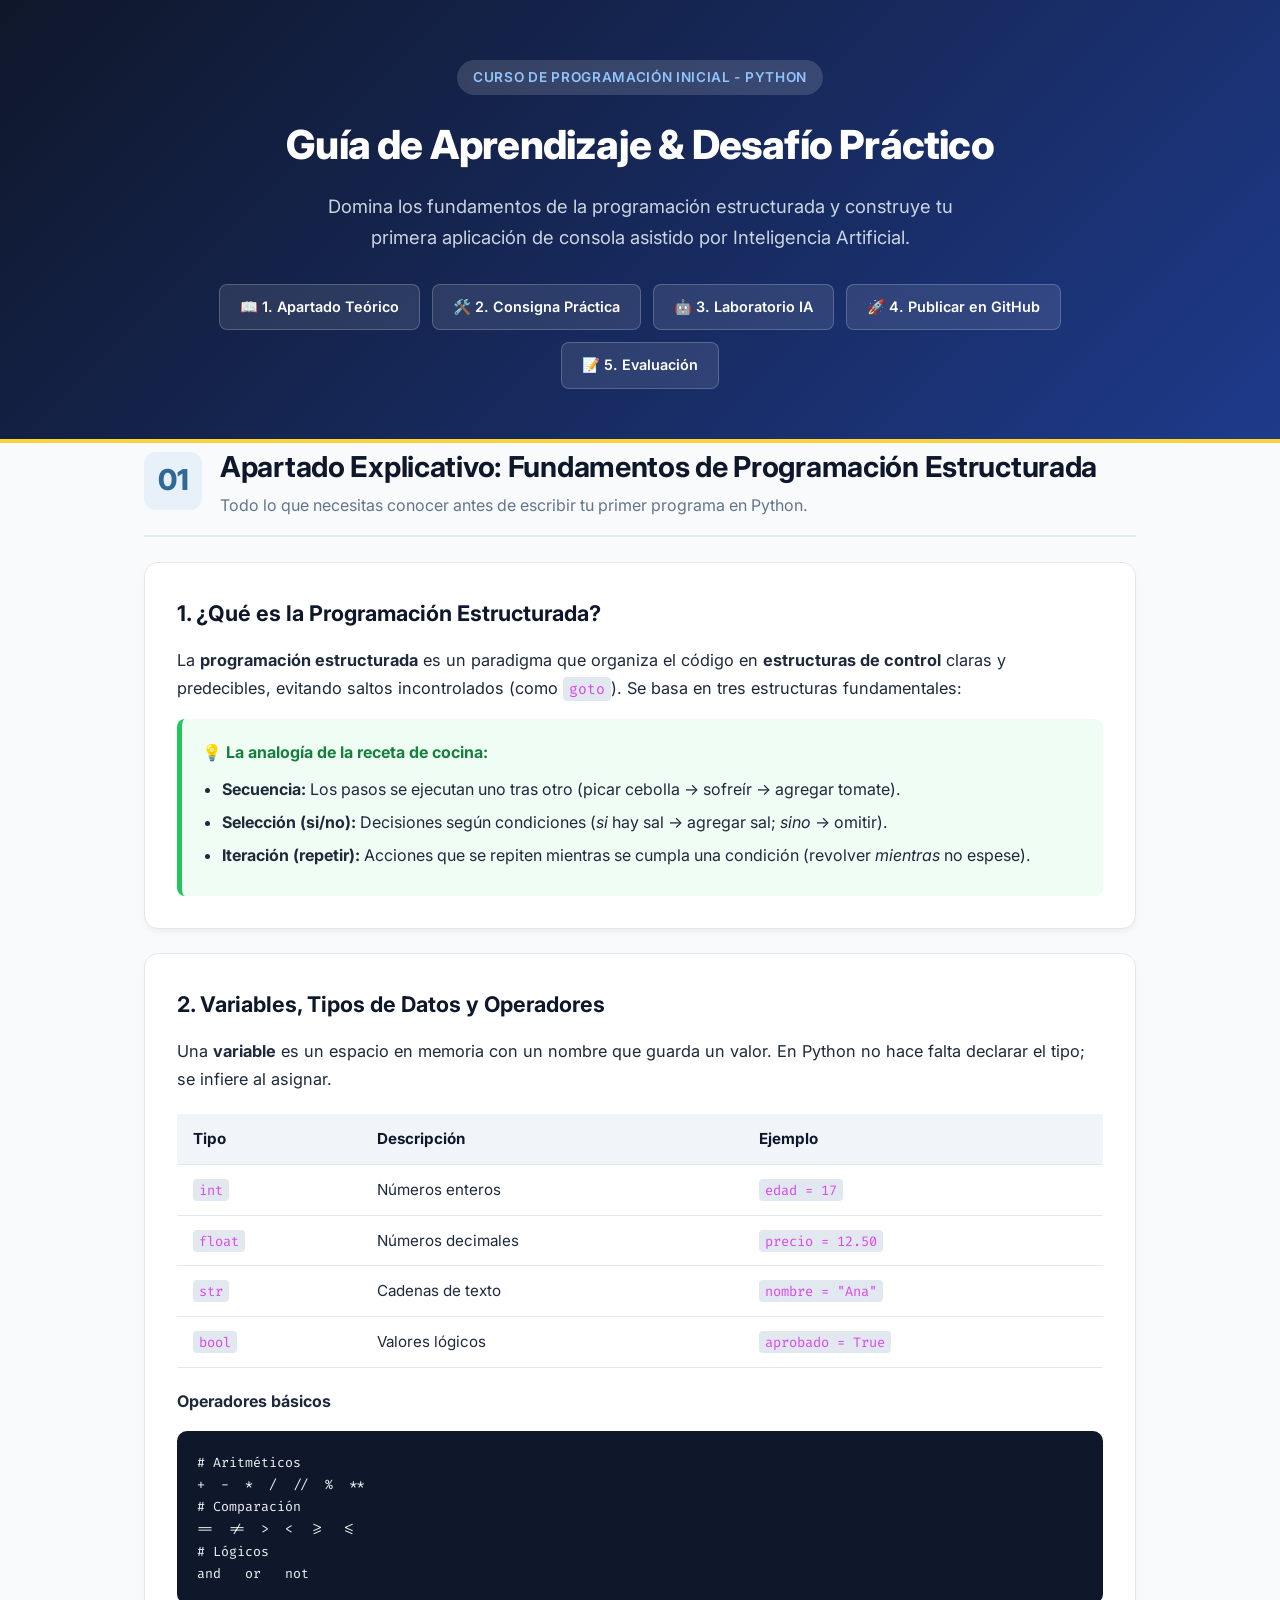
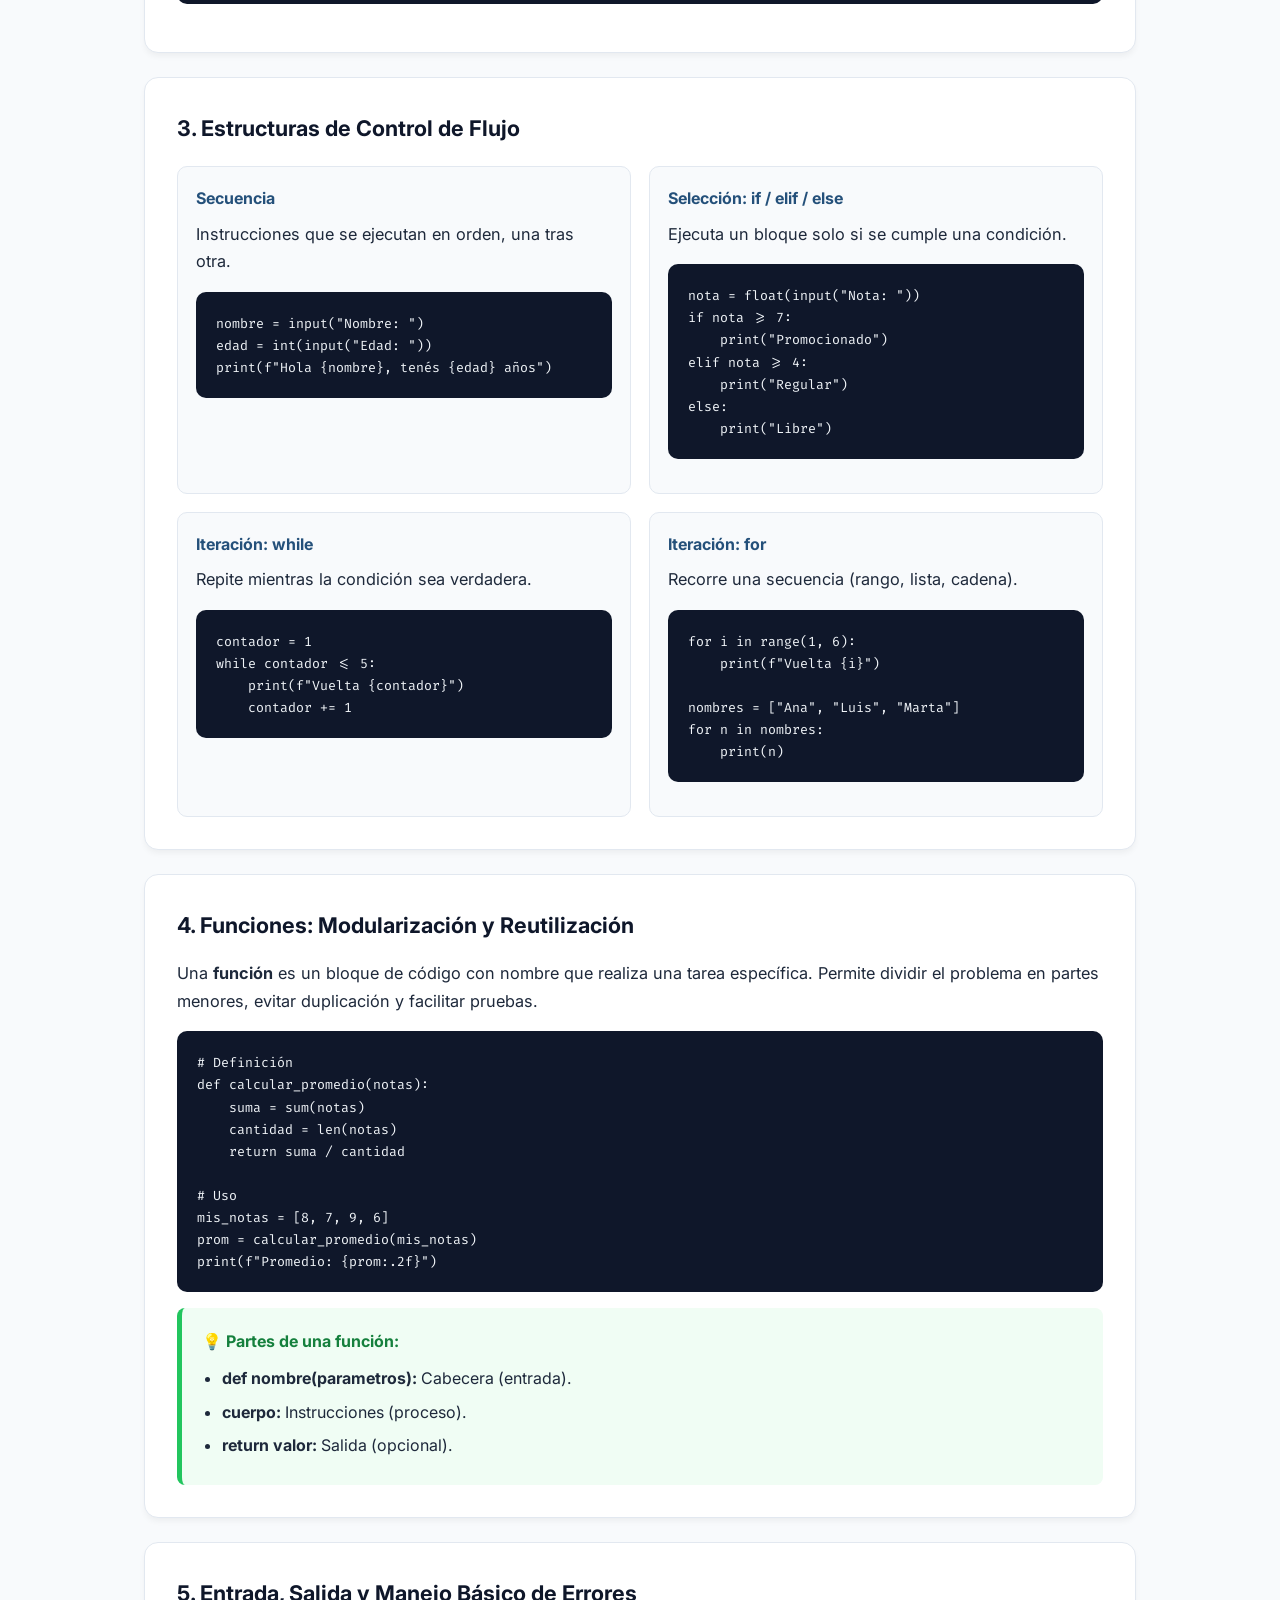
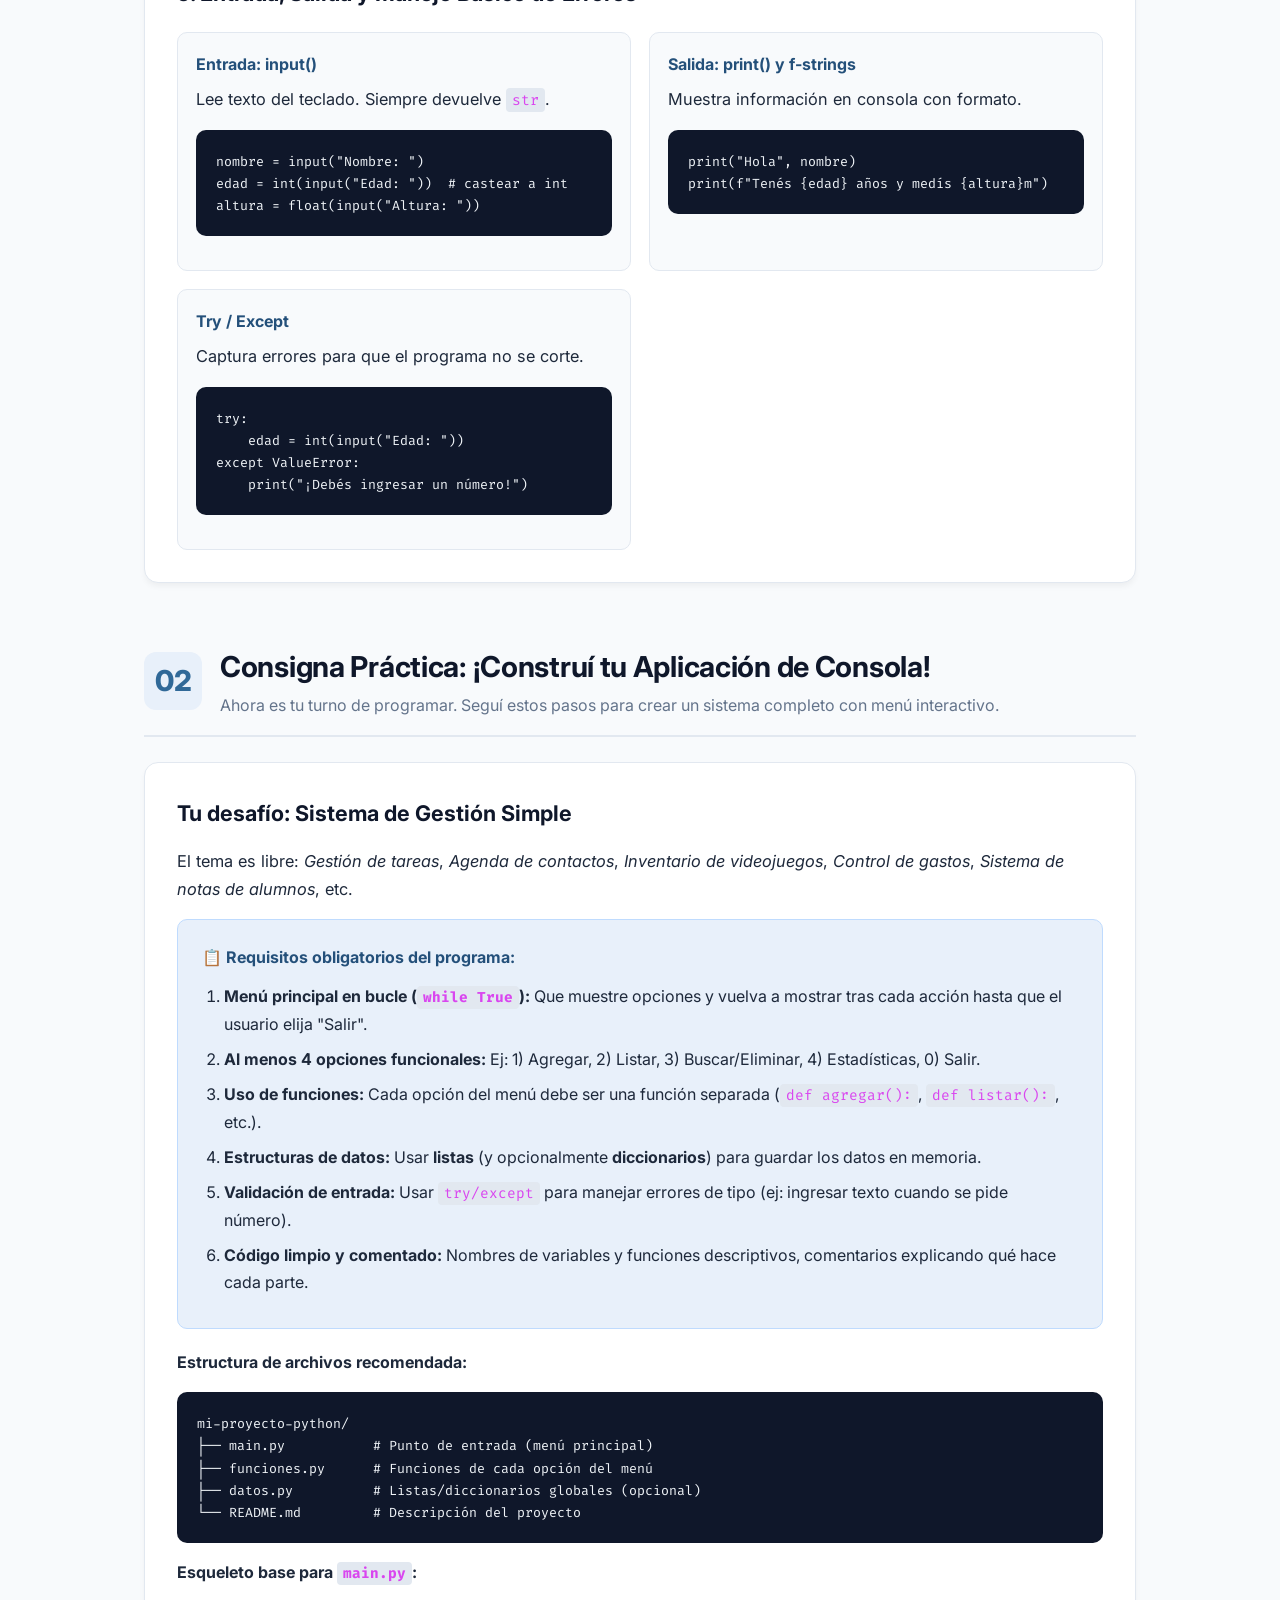
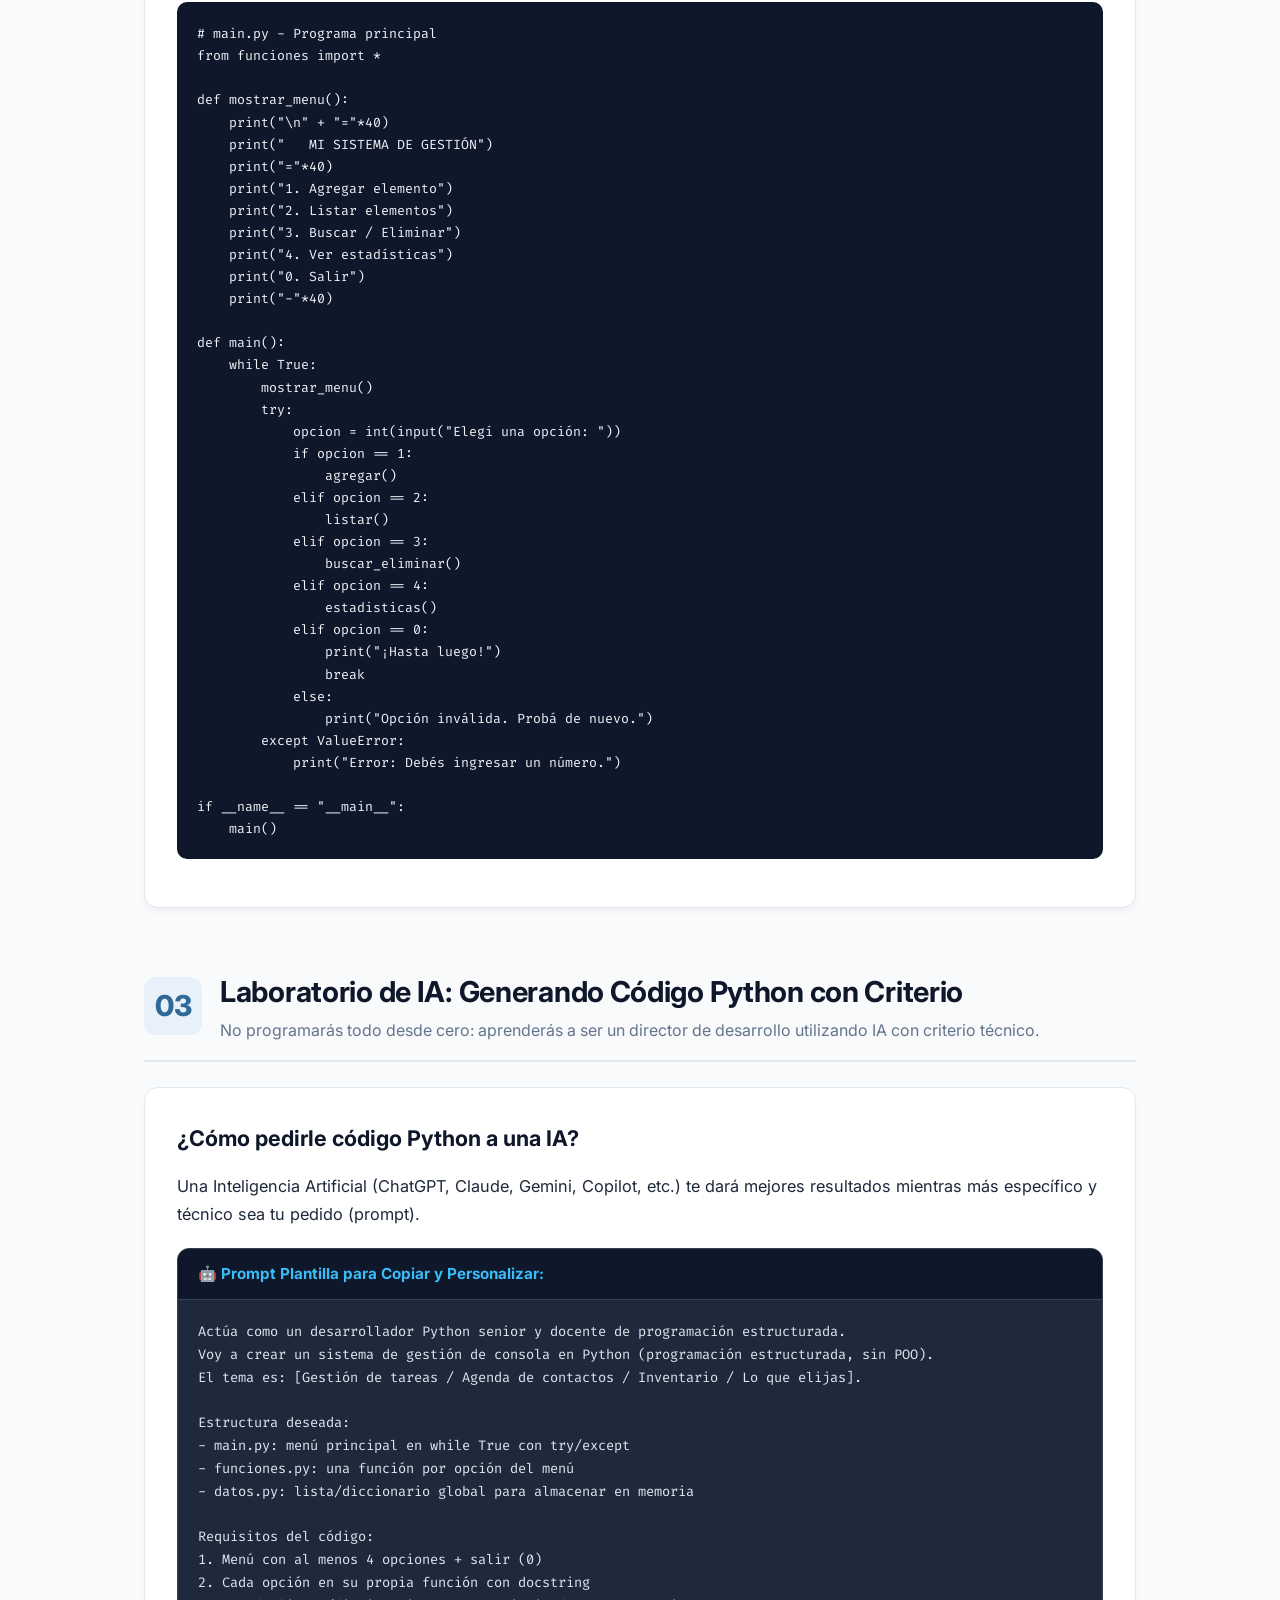
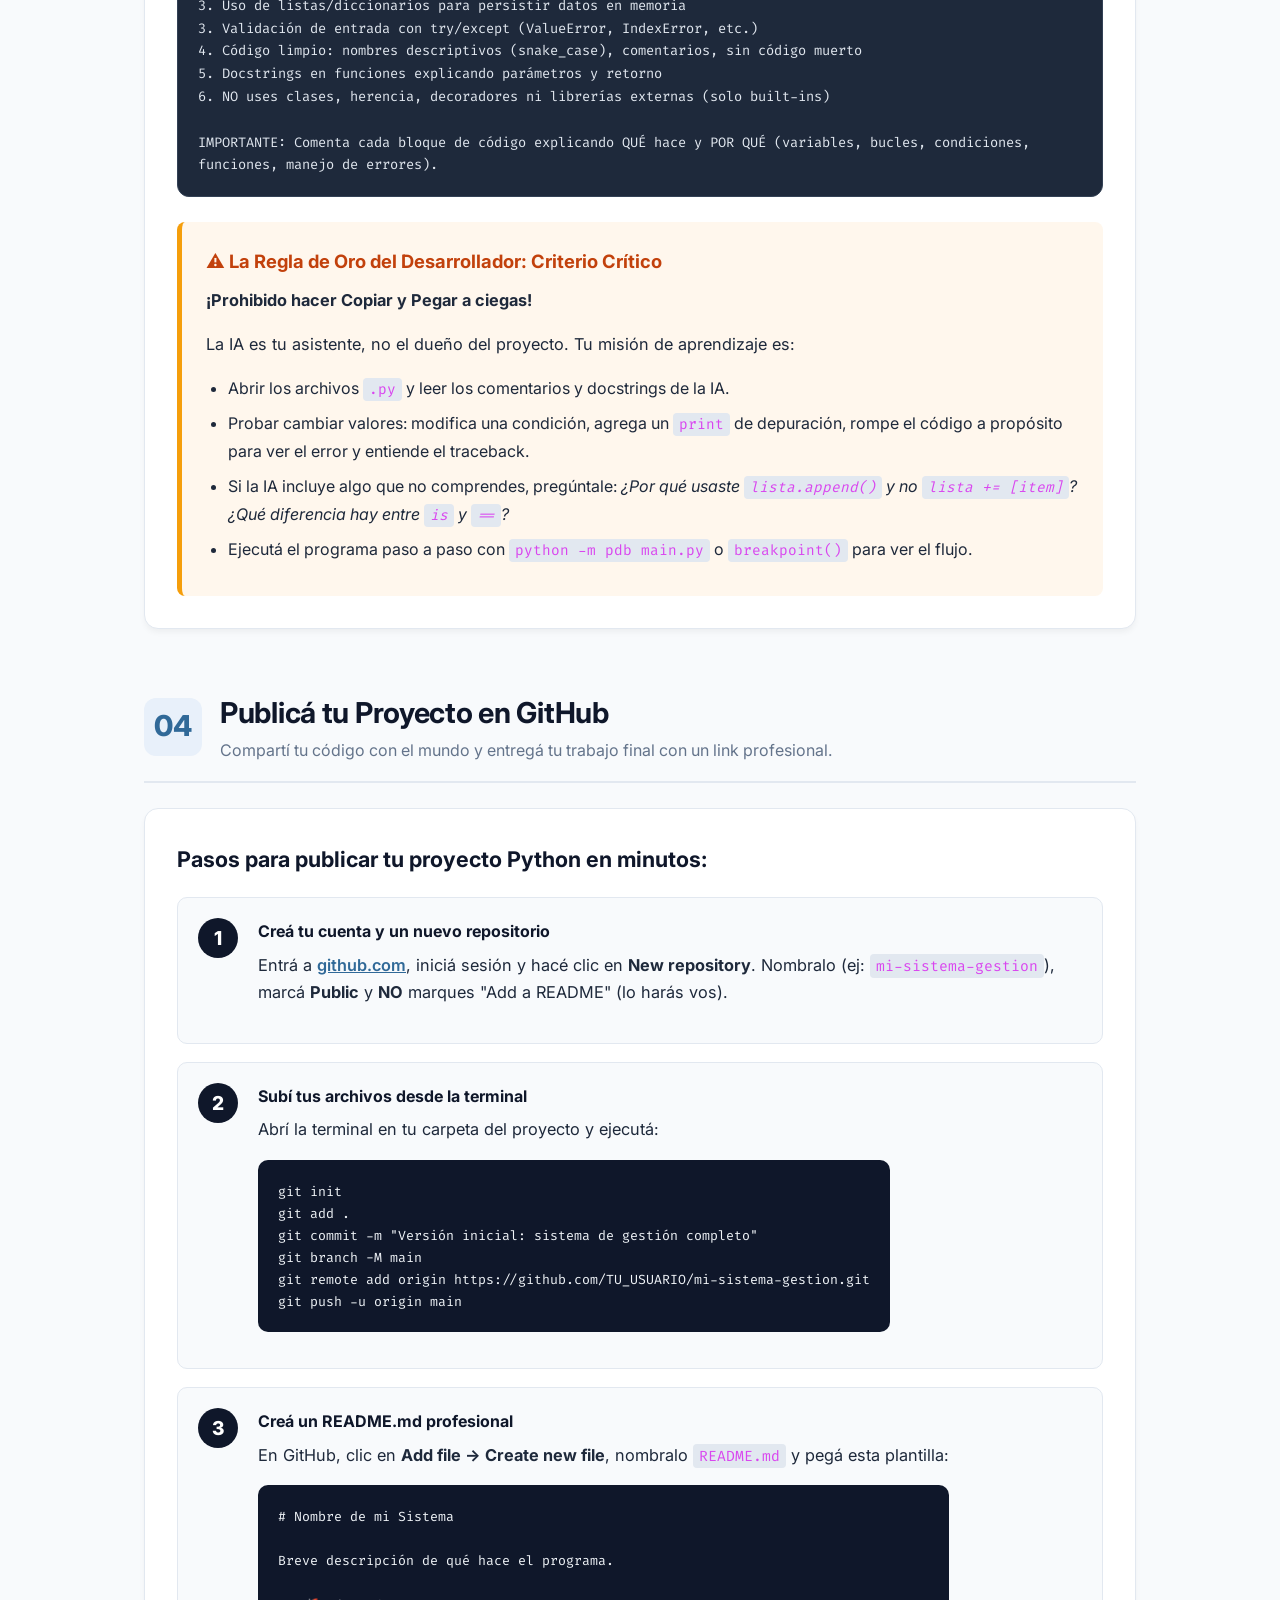
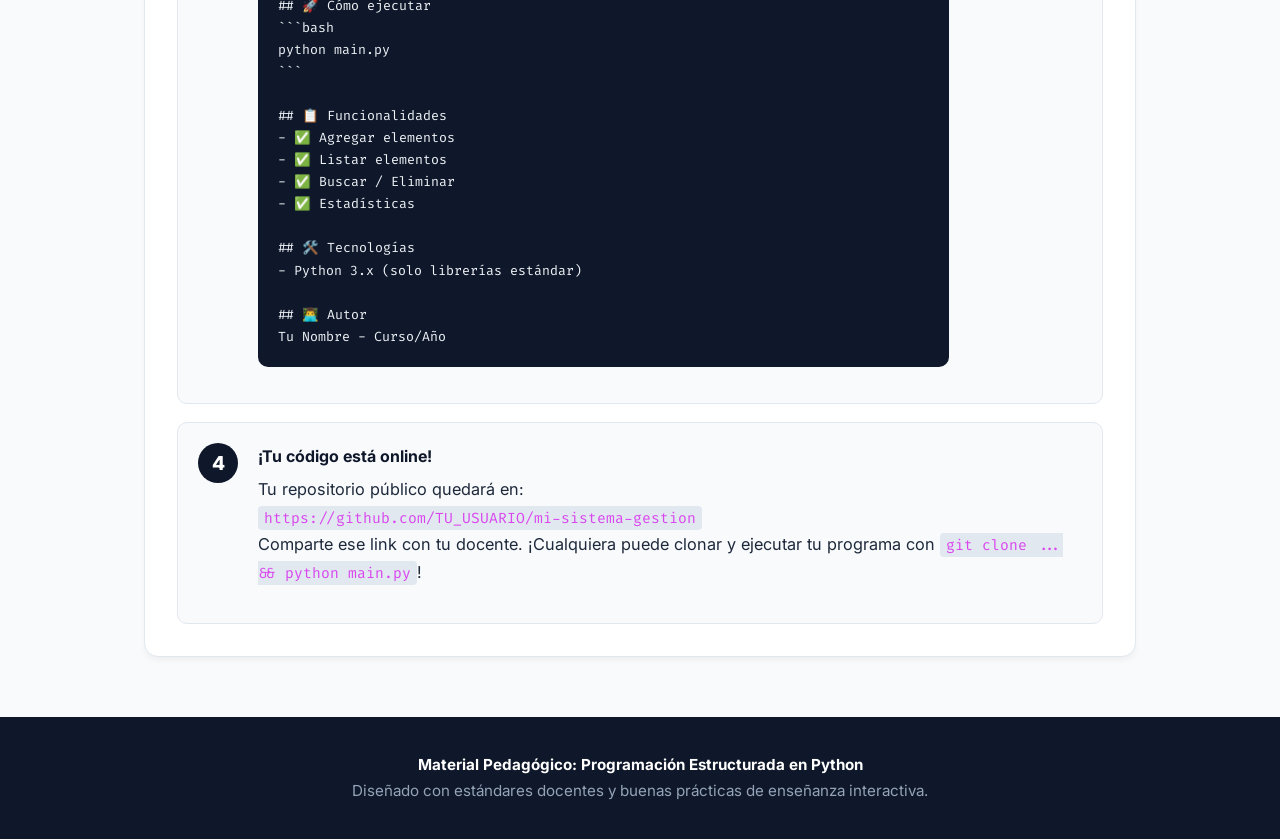
<file: guia.html>
<!DOCTYPE html>
<html lang="es">
<head>
    <meta charset="UTF-8">
    <meta name="viewport" content="width=device-width, initial-scale=1.0">
    <title>Guía de Trabajo: Programación Estructurada en Python</title>
    <link rel="stylesheet" href="estilos.css">
    <link rel="preconnect" href="https://fonts.googleapis.com">
    <link rel="preconnect" href="https://fonts.gstatic.com" crossorigin>
    <link href="https://fonts.googleapis.com/css2?family=Fira+Code:wght@400;600&family=Inter:wght@400;500;600;700;800&display=swap" rel="stylesheet">
</head>
<body>

    <!-- ==========================================
         ENCABEZADO / HEADER
         ========================================== -->
    <header class="hero">
        <div class="contenedor">
            <span class="badge">Curso de Programación Inicial - Python</span>
            <h1>Guía de Aprendizaje & Desafío Práctico</h1>
            <p class="subtitulo">Domina los fundamentos de la programación estructurada y construye tu primera aplicación de consola asistido por Inteligencia Artificial.</p>
            <div class="nav-rapida">
                <a href="#teoria" class="btn-enlace">📖 1. Apartado Teórico</a>
                <a href="#practica" class="btn-enlace">🛠️ 2. Consigna Práctica</a>
                <a href="#desafio-ia" class="btn-enlace">🤖 3. Laboratorio IA</a>
                <a href="#github" class="btn-enlace">🚀 4. Publicar en GitHub</a>
                <a href="index.html" class="btn-enlace">📝 5. Evaluación</a>
            </div>
        </div>
    </header>

    <main class="contenedor">

        <!-- ==========================================
             SECCIÓN 1: APARTADO TEÓRICO Y EXPLICATIVO
             ========================================== -->
        <section id="teoria" class="bloque-principal">
            <div class="encabezado-seccion">
                <span class="numero-paso">01</span>
                <div>
                    <h2>Apartado Explicativo: Fundamentos de Programación Estructurada</h2>
                    <p>Todo lo que necesitas conocer antes de escribir tu primer programa en Python.</p>
                </div>
            </div>

            <!-- ¿Qué es programación estructurada? -->
            <article class="tarjeta-info">
                <h3>1. ¿Qué es la Programación Estructurada?</h3>
                <p>La <strong>programación estructurada</strong> es un paradigma que organiza el código en <strong>estructuras de control</strong> claras y predecibles, evitando saltos incontrolados (como <code>goto</code>). Se basa en tres estructuras fundamentales:</p>
                
                <div class="analogia-box">
                    <h4>💡 La analogía de la receta de cocina:</h4>
                    <ul>
                        <li><strong>Secuencia:</strong> Los pasos se ejecutan uno tras otro (picar cebolla → sofreír → agregar tomate).</li>
                        <li><strong>Selección (si/no):</strong> Decisiones según condiciones (<em>si</em> hay sal → agregar sal; <em>sino</em> → omitir).</li>
                        <li><strong>Iteración (repetir):</strong> Acciones que se repiten mientras se cumpla una condición (revolver <em>mientras</em> no espese).</li>
                    </ul>
                </div>
            </article>

            <!-- Variables y tipos de datos -->
            <article class="tarjeta-info">
                <h3>2. Variables, Tipos de Datos y Operadores</h3>
                <p>Una <strong>variable</strong> es un espacio en memoria con un nombre que guarda un valor. En Python no hace falta declarar el tipo; se infiere al asignar.</p>
                
                <div class="tabla-responsiva">
                    <table class="tabla-referencia">
                        <thead>
                            <tr><th>Tipo</th><th>Descripción</th><th>Ejemplo</th></tr>
                        </thead>
                        <tbody>
                            <tr><td><code>int</code></td><td>Números enteros</td><td><code>edad = 17</code></td></tr>
                            <tr><td><code>float</code></td><td>Números decimales</td><td><code>precio = 12.50</code></td></tr>
                            <tr><td><code>str</code></td><td>Cadenas de texto</td><td><code>nombre = "Ana"</code></td></tr>
                            <tr><td><code>bool</code></td><td>Valores lógicos</td><td><code>aprobado = True</code></td></tr>
                        </tbody>
                    </table>
                </div>

                <h4>Operadores básicos</h4>
                <pre class="codigo-bloque"><code># Aritméticos
+  -  *  /  //  %  **
# Comparación
==  !=  >  <  >=  <=
# Lógicos
and   or   not</code></pre>
            </article>

            <!-- Estructuras de control -->
            <article class="tarjeta-info">
                <h3>3. Estructuras de Control de Flujo</h3>
                
                <div class="grid-etiquetas">
                    <div class="item-etiqueta">
                        <h4>Secuencia</h4>
                        <p>Instrucciones que se ejecutan en orden, una tras otra.</p>
                        <pre><code>nombre = input("Nombre: ")
edad = int(input("Edad: "))
print(f"Hola {nombre}, tenés {edad} años")</code></pre>
                    </div>

                    <div class="item-etiqueta">
                        <h4>Selección: if / elif / else</h4>
                        <p>Ejecuta un bloque solo si se cumple una condición.</p>
                        <pre><code>nota = float(input("Nota: "))
if nota >= 7:
    print("Promocionado")
elif nota >= 4:
    print("Regular")
else:
    print("Libre")</code></pre>
                    </div>

                    <div class="item-etiqueta">
                        <h4>Iteración: while</h4>
                        <p>Repite mientras la condición sea verdadera.</p>
                        <pre><code>contador = 1
while contador <= 5:
    print(f"Vuelta {contador}")
    contador += 1</code></pre>
                    </div>

                    <div class="item-etiqueta">
                        <h4>Iteración: for</h4>
                        <p>Recorre una secuencia (rango, lista, cadena).</p>
                        <pre><code>for i in range(1, 6):
    print(f"Vuelta {i}")

nombres = ["Ana", "Luis", "Marta"]
for n in nombres:
    print(n)</code></pre>
                    </div>
                </div>
            </article>

            <!-- Funciones -->
            <article class="tarjeta-info">
                <h3>4. Funciones: Modularización y Reutilización</h3>
                <p>Una <strong>función</strong> es un bloque de código con nombre que realiza una tarea específica. Permite dividir el problema en partes menores, evitar duplicación y facilitar pruebas.</p>
                
                <pre class="codigo-bloque"><code># Definición
def calcular_promedio(notas):
    suma = sum(notas)
    cantidad = len(notas)
    return suma / cantidad

# Uso
mis_notas = [8, 7, 9, 6]
prom = calcular_promedio(mis_notas)
print(f"Promedio: {prom:.2f}")</code></pre>

                <div class="analogia-box">
                    <h4>💡 Partes de una función:</h4>
                    <ul>
                        <li><strong>def nombre(parametros):</strong> Cabecera (entrada).</li>
                        <li><strong>cuerpo:</strong> Instrucciones (proceso).</li>
                        <li><strong>return valor:</strong> Salida (opcional).</li>
                    </ul>
                </div>
            </article>

            <!-- Entrada/Salida y manejo de errores -->
            <article class="tarjeta-info">
                <h3>5. Entrada, Salida y Manejo Básico de Errores</h3>
                
                <div class="grid-etiquetas">
                    <div class="item-etiqueta">
                        <h4>Entrada: input()</h4>
                        <p>Lee texto del teclado. Siempre devuelve <code>str</code>.</p>
                        <pre><code>nombre = input("Nombre: ")
edad = int(input("Edad: "))  # castear a int
altura = float(input("Altura: "))</code></pre>
                    </div>

                    <div class="item-etiqueta">
                        <h4>Salida: print() y f-strings</h4>
                        <p>Muestra información en consola con formato.</p>
                        <pre><code>print("Hola", nombre)
print(f"Tenés {edad} años y medís {altura}m")</code></pre>
                    </div>

                    <div class="item-etiqueta">
                        <h4>Try / Except</h4>
                        <p>Captura errores para que el programa no se corte.</p>
                        <pre><code>try:
    edad = int(input("Edad: "))
except ValueError:
    print("¡Debés ingresar un número!")</code></pre>
                    </div>
                </div>
            </article>
        </section>

        <!-- ==========================================
             SECCIÓN 2: ACTIVIDAD PRÁCTICA (CONSIGNA)
             ========================================== -->
        <section id="practica" class="bloque-principal">
            <div class="encabezado-seccion">
                <span class="numero-paso">02</span>
                <div>
                    <h2>Consigna Práctica: ¡Construí tu Aplicación de Consola!</h2>
                    <p>Ahora es tu turno de programar. Seguí estos pasos para crear un sistema completo con menú interactivo.</p>
                </div>
            </div>

            <article class="tarjeta-info">
                <h3>Tu desafío: Sistema de Gestión Simple</h3>
                <p>El tema es libre: <em>Gestión de tareas</em>, <em>Agenda de contactos</em>, <em>Inventario de videojuegos</em>, <em>Control de gastos</em>, <em>Sistema de notas de alumnos</em>, etc.</p>

                <div class="requisitos-box">
                    <h4>📋 Requisitos obligatorios del programa:</h4>
                    <ol>
                        <li><strong>Menú principal en bucle (<code>while True</code>):</strong> Que muestre opciones y vuelva a mostrar tras cada acción hasta que el usuario elija "Salir".</li>
                        <li><strong>Al menos 4 opciones funcionales:</strong> Ej: 1) Agregar, 2) Listar, 3) Buscar/Eliminar, 4) Estadísticas, 0) Salir.</li>
                        <li><strong>Uso de funciones:</strong> Cada opción del menú debe ser una función separada (<code>def agregar():</code>, <code>def listar():</code>, etc.).</li>
                        <li><strong>Estructuras de datos:</strong> Usar <strong>listas</strong> (y opcionalmente <strong>diccionarios</strong>) para guardar los datos en memoria.</li>
                        <li><strong>Validación de entrada:</strong> Usar <code>try/except</code> para manejar errores de tipo (ej: ingresar texto cuando se pide número).</li>
                        <li><strong>Código limpio y comentado:</strong> Nombres de variables y funciones descriptivos, comentarios explicando qué hace cada parte.</li>
                    </ol>
                </div>

                <h4>Estructura de archivos recomendada:</h4>
                <pre class="codigo-bloque"><code>mi-proyecto-python/
├── main.py           # Punto de entrada (menú principal)
├── funciones.py      # Funciones de cada opción del menú
├── datos.py          # Listas/diccionarios globales (opcional)
└── README.md         # Descripción del proyecto</code></pre>

                <h4>Esqueleto base para <code>main.py</code>:</h4>
                <pre class="codigo-bloque"><code># main.py - Programa principal
from funciones import *

def mostrar_menu():
    print("\n" + "="*40)
    print("   MI SISTEMA DE GESTIÓN")
    print("="*40)
    print("1. Agregar elemento")
    print("2. Listar elementos")
    print("3. Buscar / Eliminar")
    print("4. Ver estadísticas")
    print("0. Salir")
    print("-"*40)

def main():
    while True:
        mostrar_menu()
        try:
            opcion = int(input("Elegí una opción: "))
            if opcion == 1:
                agregar()
            elif opcion == 2:
                listar()
            elif opcion == 3:
                buscar_eliminar()
            elif opcion == 4:
                estadisticas()
            elif opcion == 0:
                print("¡Hasta luego!")
                break
            else:
                print("Opción inválida. Probá de nuevo.")
        except ValueError:
            print("Error: Debés ingresar un número.")

if __name__ == "__main__":
    main()</code></pre>
            </article>
        </section>

        <!-- ==========================================
             SECCIÓN 3: LABORATORIO IA
             ========================================== -->
        <section id="desafio-ia" class="bloque-principal">
            <div class="encabezado-seccion">
                <span class="numero-paso">03</span>
                <div>
                    <h2>Laboratorio de IA: Generando Código Python con Criterio</h2>
                    <p>No programarás todo desde cero: aprenderás a ser un director de desarrollo utilizando IA con criterio técnico.</p>
                </div>
            </div>

            <article class="tarjeta-info">
                <h3>¿Cómo pedirle código Python a una IA?</h3>
                <p>Una Inteligencia Artificial (ChatGPT, Claude, Gemini, Copilot, etc.) te dará mejores resultados mientras más específico y técnico sea tu pedido (prompt).</p>

                <div class="prompt-box">
                    <div class="prompt-header">
                        <span>🤖 Prompt Plantilla para Copiar y Personalizar:</span>
                    </div>
                    <pre class="prompt-texto"><code>Actúa como un desarrollador Python senior y docente de programación estructurada.
Voy a crear un sistema de gestión de consola en Python (programación estructurada, sin POO).
El tema es: [Gestión de tareas / Agenda de contactos / Inventario / Lo que elijas].

Estructura deseada:
- main.py: menú principal en while True con try/except
- funciones.py: una función por opción del menú
- datos.py: lista/diccionario global para almacenar en memoria

Requisitos del código:
1. Menú con al menos 4 opciones + salir (0)
2. Cada opción en su propia función con docstring
3. Uso de listas/diccionarios para persistir datos en memoria
3. Validación de entrada con try/except (ValueError, IndexError, etc.)
4. Código limpio: nombres descriptivos (snake_case), comentarios, sin código muerto
5. Docstrings en funciones explicando parámetros y retorno
6. NO uses clases, herencia, decoradores ni librerías externas (solo built-ins)

IMPORTANTE: Comenta cada bloque de código explicando QUÉ hace y POR QUÉ (variables, bucles, condiciones, funciones, manejo de errores).</code></pre>
                </div>

                <div class="alerta-criterio">
                    <h4>⚠️ La Regla de Oro del Desarrollador: Criterio Crítico</h4>
                    <p><strong>¡Prohibido hacer Copiar y Pegar a ciegas!</strong></p>
                    <p>La IA es tu asistente, no el dueño del proyecto. Tu misión de aprendizaje es:</p>
                    <ul>
                        <li>Abrir los archivos <code>.py</code> y leer los comentarios y docstrings de la IA.</li>
                        <li>Probar cambiar valores: modifica una condición, agrega un <code>print</code> de depuración, rompe el código a propósito para ver el error y entiende el traceback.</li>
                        <li>Si la IA incluye algo que no comprendes, pregúntale: <em>¿Por qué usaste <code>lista.append()</code> y no <code>lista += [item]</code>? ¿Qué diferencia hay entre <code>is</code> y <code>==</code>?</em></li>
                        <li>Ejecutá el programa paso a paso con <code>python -m pdb main.py</code> o <code>breakpoint()</code> para ver el flujo.</li>
                    </ul>
                </div>
            </article>
        </section>

        <!-- ==========================================
             SECCIÓN 4: PUBLICACIÓN EN GITHUB
             ========================================== -->
        <section id="github" class="bloque-principal">
            <div class="encabezado-seccion">
                <span class="numero-paso">04</span>
                <div>
                    <h2>Publicá tu Proyecto en GitHub</h2>
                    <p>Compartí tu código con el mundo y entregá tu trabajo final con un link profesional.</p>
                </div>
            </div>

            <article class="tarjeta-info">
                <h3>Pasos para publicar tu proyecto Python en minutos:</h3>
                
                <div class="pasos-github">
                    <div class="paso-item">
                        <span class="paso-num">1</span>
                        <div>
                            <h4>Creá tu cuenta y un nuevo repositorio</h4>
                            <p>Entrá a <a href="https://github.com" target="_blank">github.com</a>, iniciá sesión y hacé clic en <strong>New repository</strong>. Nombralo (ej: <code>mi-sistema-gestion</code>), marcá <strong>Public</strong> y <strong>NO</strong> marques "Add a README" (lo harás vos).</p>
                        </div>
                    </div>

                    <div class="paso-item">
                        <span class="paso-num">2</span>
                        <div>
                            <h4>Subí tus archivos desde la terminal</h4>
                            <p>Abrí la terminal en tu carpeta del proyecto y ejecutá:</p>
                            <pre class="codigo-bloque"><code>git init
git add .
git commit -m "Versión inicial: sistema de gestión completo"
git branch -M main
git remote add origin https://github.com/TU_USUARIO/mi-sistema-gestion.git
git push -u origin main</code></pre>
                        </div>
                    </div>

                    <div class="paso-item">
                        <span class="paso-num">3</span>
                        <div>
                            <h4>Creá un README.md profesional</h4>
                            <p>En GitHub, clic en <strong>Add file → Create new file</strong>, nombralo <code>README.md</code> y pegá esta plantilla:</p>
                            <pre class="codigo-bloque"><code># Nombre de mi Sistema

Breve descripción de qué hace el programa.

## 🚀 Cómo ejecutar
```bash
python main.py
```

## 📋 Funcionalidades
- ✅ Agregar elementos
- ✅ Listar elementos
- ✅ Buscar / Eliminar
- ✅ Estadísticas

## 🛠️ Tecnologías
- Python 3.x (solo librerías estándar)

## 👨‍💻 Autor
Tu Nombre - Curso/Año</code></pre>
                        </div>
                    </div>

                    <div class="paso-item">
                        <span class="paso-num">4</span>
                        <div>
                            <h4>¡Tu código está online!</h4>
                            <p>Tu repositorio público quedará en: <br><code>https://github.com/TU_USUARIO/mi-sistema-gestion</code><br>Comparte ese link con tu docente. ¡Cualquiera puede clonar y ejecutar tu programa con <code>git clone ... && python main.py</code>!</p>
                        </div>
                    </div>
                </div>
            </article>
        </section>

    </main>

    <!-- ==========================================
         PIE DE PÁGINA
         ========================================== -->
    <footer class="pie">
        <div class="contenedor">
            <p><strong>Material Pedagógico: Programación Estructurada en Python</strong></p>
            <p>Diseñado con estándares docentes y buenas prácticas de enseñanza interactiva.</p>
        </div>
    </footer>

</body>
</html>
</file>
<file: estilos.css>
/* ====================================================================
   ESTILOS DE LA GUÍA: PROGRAMACIÓN ESTRUCTURADA EN PYTHON
   Archivo: estilos.css
   ==================================================================== */

/* --------------------------------------------------------------------
   1. VARIABLES CSS (Custom Properties) - Paleta de colores y espaciado
   Definimos todo aquí para cambiar el tema en un solo lugar.
   -------------------------------------------------------------------- */
:root {
    /* Colores principales - Tema Python (azul/amarillo) */
    --python-blue: #306998;
    --python-blue-dark: #24507a;
    --python-blue-light: #e8f0fa;
    --python-yellow: #ffd43b;
    --python-yellow-light: #fff9e6;

    /* Neutros */
    --secondary: #0f172a;
    --accent: #0ea5e9;
    --accent-light: #e0f2fe;
    --bg-page: #f8fafc;
    --bg-card: #ffffff;
    --text-main: #1e293b;
    --text-muted: #64748b;
    --border: #e2e8f0;
    --code-bg: #0f172a;
    --code-text: #f1f5f9;
    --success: #22c55e;
    --warning: #f59e0b;
    --danger: #ef4444;
    --info: #0ea5e9;
}

/* --------------------------------------------------------------------
   2. RESET Y BASE - Normalización entre navegadores
   -------------------------------------------------------------------- */
* {
    margin: 0;
    padding: 0;
    box-sizing: border-box; /* padding y border NO aumentan el ancho total */
}

body {
    font-family: 'Inter', -apple-system, BlinkMacSystemFont, 'Segoe UI', Roboto, sans-serif;
    background-color: var(--bg-page);
    color: var(--text-main);
    line-height: 1.7;
    scroll-behavior: smooth; /* Scroll suave al hacer clic en anclas */
}

/* Contenedor central con ancho máximo y padding lateral */
.contenedor {
    max-width: 1040px;
    margin: 0 auto;
    padding: 0 24px;
}

/* --------------------------------------------------------------------
   3. HEADER / HERO - Cabecera principal con gradiente
   -------------------------------------------------------------------- */
.hero {
    background: linear-gradient(135deg, #0f172a 0%, #1e3a8a 100%);
    color: #ffffff;
    padding: 60px 0 50px 0;
    text-align: center;
    border-bottom: 4px solid var(--python-yellow);
}

.badge {
    display: inline-block;
    background: rgba(255, 255, 255, 0.15);
    color: #93c5fd;
    font-size: 0.85rem;
    font-weight: 600;
    padding: 6px 16px;
    border-radius: 9999px; /* Pill shape */
    text-transform: uppercase;
    letter-spacing: 0.05em;
    margin-bottom: 16px;
    backdrop-filter: blur(5px);
}

.hero h1 {
    font-size: 2.5rem;
    font-weight: 800;
    letter-spacing: -0.02em;
    margin-bottom: 12px;
}

.hero .subtitulo {
    font-size: 1.15rem;
    color: #cbd5e1;
    max-width: 680px;
    margin: 0 auto 30px auto;
}

/* Navegación rápida (anchor links) */
.nav-rapida {
    display: flex;
    justify-content: center;
    flex-wrap: wrap;
    gap: 12px;
}

.btn-enlace {
    background-color: rgba(255, 255, 255, 0.1);
    color: #ffffff;
    text-decoration: none;
    font-size: 0.9rem;
    font-weight: 600;
    padding: 10px 20px;
    border-radius: 8px;
    border: 1px solid rgba(255, 255, 255, 0.2);
    transition: all 0.2s ease;
}

.btn-enlace:hover {
    background-color: #ffffff;
    color: var(--secondary);
    transform: translateY(-2px);
    box-shadow: 0 4px 12px rgba(0, 0, 0, 0.15);
}

/* --------------------------------------------------------------------
   4. SECCIONES Y TARJETAS - Layout principal
   -------------------------------------------------------------------- */
main {
    padding: 50px 0 80px 0;
}

.bloque-principal {
    margin-bottom: 60px;
}

.encabezado-seccion {
    display: flex;
    align-items: center;
    gap: 18px;
    margin-bottom: 25px;
    border-bottom: 2px solid var(--border);
    padding-bottom: 16px;
}

.numero-paso {
    font-size: 1.8rem;
    font-weight: 800;
    color: var(--python-blue);
    background-color: var(--python-blue-light);
    width: 58px;
    height: 58px;
    display: flex;
    align-items: center;
    justify-content: center;
    border-radius: 12px;
    flex-shrink: 0; /* No se encoje */
}

.encabezado-seccion h2 {
    font-size: 1.8rem;
    color: var(--secondary);
    letter-spacing: -0.01em;
}

.encabezado-seccion p {
    color: var(--text-muted);
    font-size: 1rem;
}

/* Tarjetas de contenido */
.tarjeta-info {
    background-color: var(--bg-card);
    border-radius: 14px;
    padding: 32px;
    margin-bottom: 24px;
    border: 1px solid var(--border);
    box-shadow: 0 4px 6px -1px rgba(0, 0, 0, 0.05);
}

.tarjeta-info h3 {
    color: var(--secondary);
    font-size: 1.35rem;
    margin-bottom: 16px;
}

.tarjeta-info p {
    margin-bottom: 16px;
    font-size: 1.02rem;
}

/* --------------------------------------------------------------------
   5. COMPONENTES ESPECIALES
   -------------------------------------------------------------------- */

/* Caja de analogía (verde) */
.analogia-box {
    background-color: #f0fdf4;
    border-left: 5px solid var(--success);
    padding: 20px;
    border-radius: 8px;
    margin-top: 15px;
}

.analogia-box h4 {
    color: #15803d;
    margin-bottom: 10px;
}

.analogia-box ul {
    margin-left: 20px;
}

.analogia-box li {
    margin-bottom: 6px;
}

/* Cajas de código */
code {
    font-family: 'Fira Code', monospace;
    background-color: #e2e8f0;
    color: #d946ef;
    padding: 2px 6px;
    border-radius: 4px;
    font-size: 0.9em;
}

pre {
    background-color: var(--code-bg);
    color: var(--code-text);
    padding: 20px;
    border-radius: 10px;
    overflow-x: auto; /* Scroll horizontal si el código es ancho */
    margin: 16px 0;
    font-family: 'Fira Code', monospace;
    font-size: 0.92rem;
    line-height: 1.5;
}

pre code {
    background: transparent;
    color: inherit;
    padding: 0;
}

/* Tablas responsivas */
.tabla-responsiva {
    overflow-x: auto;
    margin: 20px 0;
}

.tabla-referencia {
    width: 100%;
    border-collapse: collapse;
    font-size: 0.95rem;
}

.tabla-referencia th,
.tabla-referencia td {
    padding: 12px 16px;
    text-align: left;
    border-bottom: 1px solid var(--border);
}

.tabla-referencia th {
    background-color: #f1f5f9;
    color: var(--secondary);
    font-weight: 700;
}

.tabla-referencia tr:hover {
    background-color: #f8fafc;
}

/* Grid de etiquetas (2-4 columnas según ancho) */
.grid-etiquetas {
    display: grid;
    grid-template-columns: repeat(auto-fit, minmax(380px, 1fr));
    gap: 18px;
    margin-top: 20px;
}

.item-etiqueta {
    background: #f8fafc;
    border: 1px solid var(--border);
    padding: 18px;
    border-radius: 10px;
}

.item-etiqueta h4 {
    color: var(--python-blue-dark);
    margin-bottom: 8px;
}

/* --------------------------------------------------------------------
   6. CONSIGNA & REQUISITOS
   -------------------------------------------------------------------- */
.requisitos-box {
    background-color: var(--python-blue-light);
    border: 1px solid #bfdbfe;
    border-radius: 10px;
    padding: 24px;
    margin-bottom: 20px;
}

.requisitos-box h4 {
    color: var(--python-blue-dark);
    margin-bottom: 12px;
}

.requisitos-box ol {
    margin-left: 22px;
}

.requisitos-box li {
    margin-bottom: 8px;
}

/* --------------------------------------------------------------------
   7. PROMPT PARA IA & CRITERIO
   -------------------------------------------------------------------- */
.prompt-box {
    background: #1e293b;
    border-radius: 12px;
    overflow: hidden;
    margin: 20px 0;
    border: 1px solid #334155;
}

.prompt-header {
    background: #0f172a;
    padding: 12px 20px;
    color: #38bdf8;
    font-weight: 700;
    font-size: 0.95rem;
    border-bottom: 1px solid #334155;
}

.prompt-texto {
    background: transparent;
    color: #e2e8f0;
    margin: 0;
    padding: 20px;
    white-space: pre-wrap;
    font-size: 0.95rem;
}

.alerta-criterio {
    background: #fff7ed;
    border-left: 5px solid var(--warning);
    border-radius: 8px;
    padding: 24px;
    margin-top: 25px;
}

.alerta-criterio h4 {
    color: #c2410c;
    font-size: 1.15rem;
    margin-bottom: 10px;
}

.alerta-criterio ul {
    margin-left: 22px;
    margin-top: 10px;
}

.alerta-criterio li {
    margin-bottom: 8px;
}

/* --------------------------------------------------------------------
   8. PASOS GITHUB
   -------------------------------------------------------------------- */
.pasos-github {
    display: flex;
    flex-direction: column;
    gap: 18px;
    margin-top: 20px;
}

.paso-item {
    display: flex;
    gap: 20px;
    background: #f8fafc;
    border: 1px solid var(--border);
    padding: 20px;
    border-radius: 10px;
    align-items: flex-start;
}

.paso-num {
    background: var(--secondary);
    color: #ffffff;
    font-weight: 800;
    font-size: 1.2rem;
    min-width: 40px;
    height: 40px;
    display: flex;
    align-items: center;
    justify-content: center;
    border-radius: 50%;
    flex-shrink: 0;
}

.paso-item h4 {
    color: var(--secondary);
    margin-bottom: 6px;
}

.paso-item a {
    color: var(--python-blue);
    font-weight: 600;
}

/* --------------------------------------------------------------------
   9. FOOTER
   -------------------------------------------------------------------- */
.pie {
    background-color: var(--secondary);
    color: #94a3b8;
    text-align: center;
    padding: 35px 0;
    font-size: 0.95rem;
}

.pie strong {
    color: #ffffff;
}

/* --------------------------------------------------------------------
   10. RESPONSIVE - Mobile First
   -------------------------------------------------------------------- */
@media (max-width: 768px) {
    .hero h1 {
        font-size: 2rem;
    }
    .grid-etiquetas {
        grid-template-columns: 1fr;
    }
    .paso-item {
        flex-direction: column;
        gap: 10px;
    }
    .tarjeta-info {
        padding: 24px;
    }
    .encabezado-seccion {
        flex-direction: column;
        text-align: center;
        gap: 12px;
    }
}

/* --------------------------------------------------------------------
   11. UTILIDADES EXTRA
   -------------------------------------------------------------------- */
/* Scrollbar personalizada para código */
pre::-webkit-scrollbar {
    height: 8px;
}
pre::-webkit-scrollbar-track {
    background: #1e293b;
}
pre::-webkit-scrollbar-thumb {
    background: #475569;
    border-radius: 4px;
}
pre::-webkit-scrollbar-thumb:hover {
    background: #64748b;
}

/* Selección de texto */
::selection {
    background: var(--python-yellow);
    color: var(--secondary);
}
</file>
